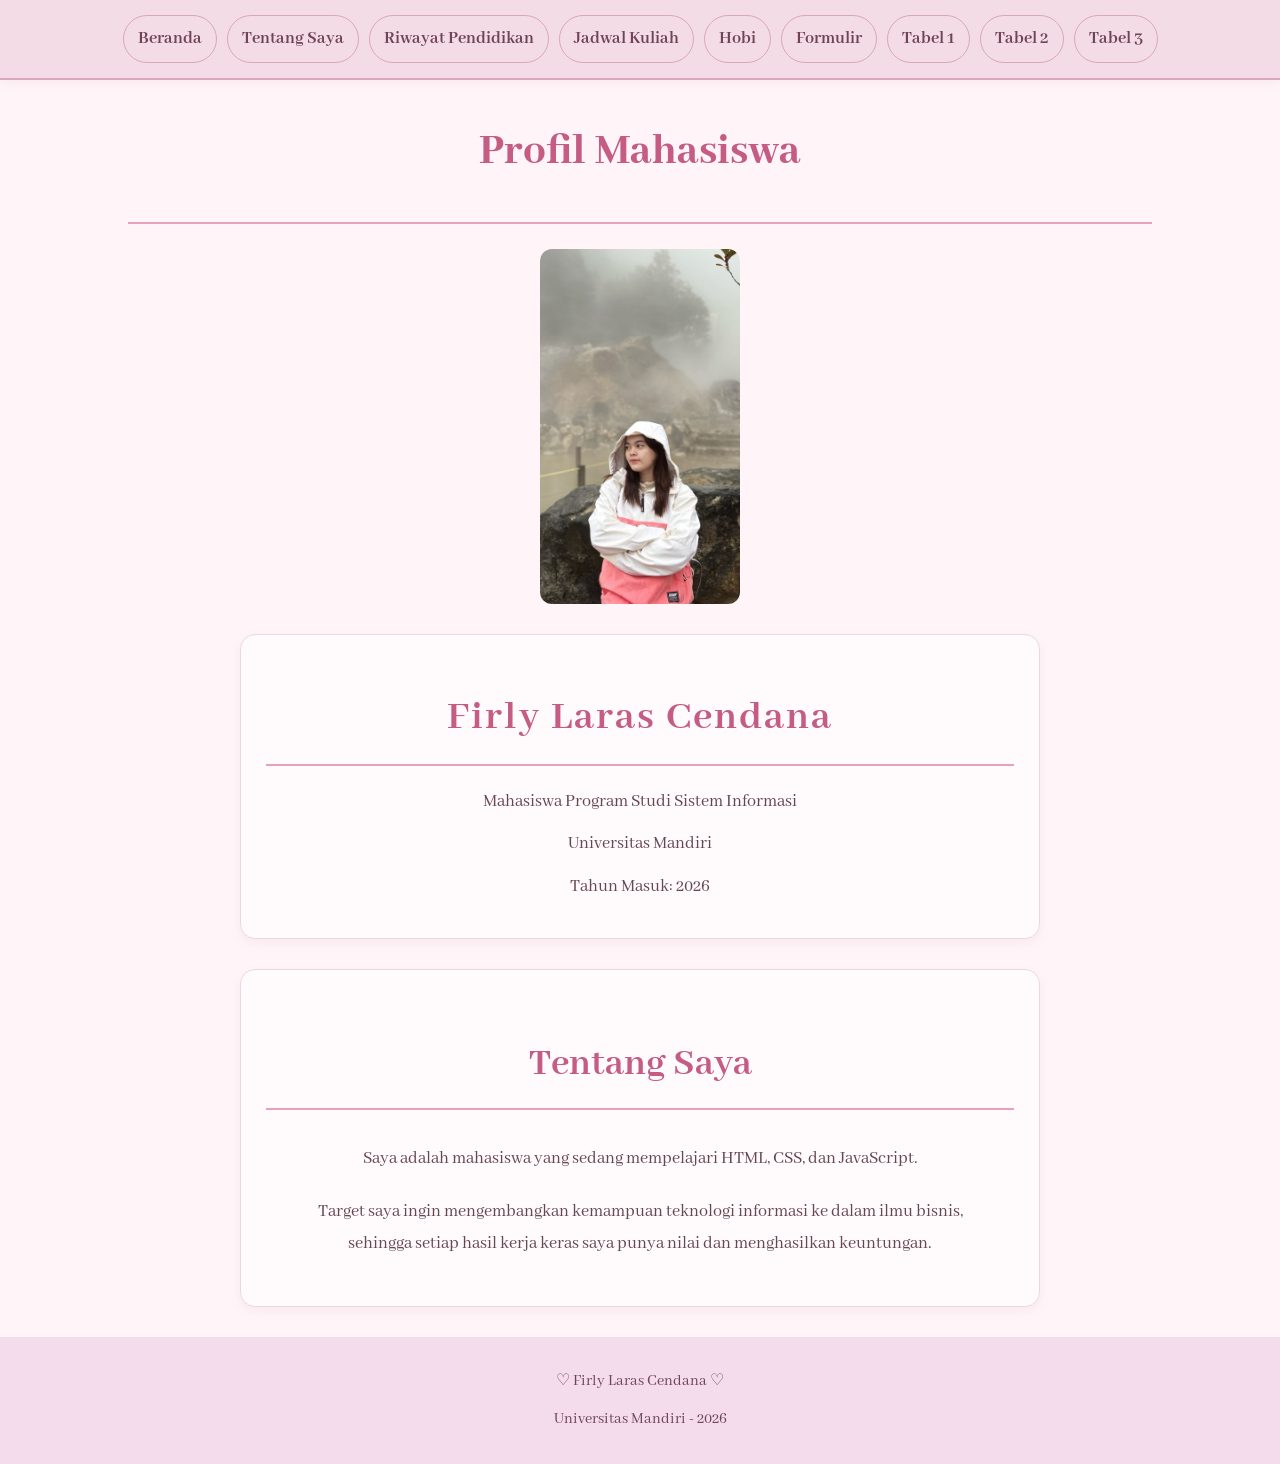
<file: index.html>
<!DOCTYPE html>
<html lang="id">

<head>
    <meta charset="UTF-8">
    <meta name="viewport" content="width=device-width, initial-scale=1.0">
    <link href="https://fonts.googleapis.com/css2?family=Playfair+Display:wght@400;600;700&display=swap" rel="stylesheet">
    <link rel="stylesheet" href="style.css">
    <link href="https://fonts.googleapis.com/css2?family=Abhaya+Libre:wght@400;500;600;700;800&display=swap" rel="stylesheet">
    <title>Profil Mahasiswa</title>

    <style>
        body {
            font-family: Abhaya Libre, sans-serif;
            font-size: 18px;
            text-align: center;
            margin: 0;
            padding: 0;
            line-height: 1.8;
        }

h1 {
    font-family: 'Abhaya Libre', serif;
    font-size: 45px;
    font-weight: 800;
    color:a65376;
    text-align: center;
}

h2 {
    font-family: 'Abhaya Libre', serif;
    font-size: 40px;
    font-weight: 700;
    text-align: center;
}

        hr {
            width: 80%;
            margin: 25px auto;
        }

        img {
            display: block;
            width: 200px;
            max-width: 100%;
            height: auto;
            margin: 20px auto;
        }

        .menu {
            display: flex;
            justify-content: center;
            align-items: center;
            flex-wrap: wrap;
            gap: 10px 25px;
            max-width: 1000px;
            margin: 20px auto;
        }

        .menu a {
            font-size: 18px;
        }

        p {
            margin: 10px 0;
        }

        footer {
            margin-top: 30px;
            font-size: 16px;
        }

 nav {
    background: #f4dce6;
    padding: 15px;
    margin-top: 0;
    display: flex;
    justify-content: center;
    align-items: center;
    flex-wrap: wrap;
    gap: 10px;
    border-bottom: 2px solid #d9a7bc;
    box-shadow: 0 3px 12px rgba(166, 83, 118, 0.08);
    font-family: 'Abhaya Libre', serif;
}

nav a {
    text-decoration: none;
    color: #704457;
    padding: 7px 14px;
    border: 1px solid #d9a7bc;
    border-radius: 25px;
    font-family: 'Abhaya Libre', serif;
    font-size: 18px;
    font-weight: 700;
    transition: 0.3s;
}

nav a:hover {
    background: #b96b8b;
    color: white;
}

.konten {
    max-width: 800px;
    margin: 30px auto;
    padding: 25px;
    background-color: #fffafc;
    border: 1px solid #ead9e5;
    border-radius: 15px;
    box-shadow: 0 4px 12px rgba(166, 83, 118, 0.08);
    font-family: 'Abhaya Libre', serif;
}

footer {
    background-color: #f4dced;
    color: #704457;
    text-align: center;
    padding: 20px 0;
    margin-top: 30px;
    font-family: 'Abhaya Libre', serif;
    line-height: 1.8;
}

    </style>
</head>

<body>

<nav>
    <a href="index.html">Beranda</a>
    <a href="about-me.html">Tentang Saya</a>
    <a href="educations.html">Riwayat Pendidikan</a>
    <a href="course-schedule.html">Jadwal Kuliah</a>
    <a href="hobbies.html">Hobi</a>
    <a href="form.html">Formulir</a>
    <a href="table1.html">Tabel 1</a>
    <a href="table2.html">Tabel 2</a>
    <a href="table3.html">Tabel 3</a>
</nav>

    <h1>Profil Mahasiswa</h1>

    <hr>

    <img src="foto-saya.jpeg" alt="Foto Firly Laras Cendana">

<div class="konten">
    <h2 class="nama">Firly Laras Cendana</h2>

    <p>Mahasiswa Program Studi Sistem Informasi</p>

    <p>Universitas Mandiri</p>

    <p>Tahun Masuk: 2026</p>
</div>

 <div class="konten">  
    <h2>Tentang Saya</h2>

    <p>
        Saya adalah mahasiswa yang sedang mempelajari
        HTML, CSS, dan JavaScript.
    </p>

<p style="text-align: center; max-width: 700px; margin: 20px auto; padding: 0 20px;">
    Target saya ingin mengembangkan kemampuan teknologi informasi ke dalam ilmu bisnis, sehingga setiap hasil kerja keras saya punya nilai dan menghasilkan keuntungan.
</p>
</div>

<footer>
    <p>♡ Firly Laras Cendana ♡</p>
    <p>Universitas Mandiri - 2026</p>
</footer>

</body>

</html>
</file>
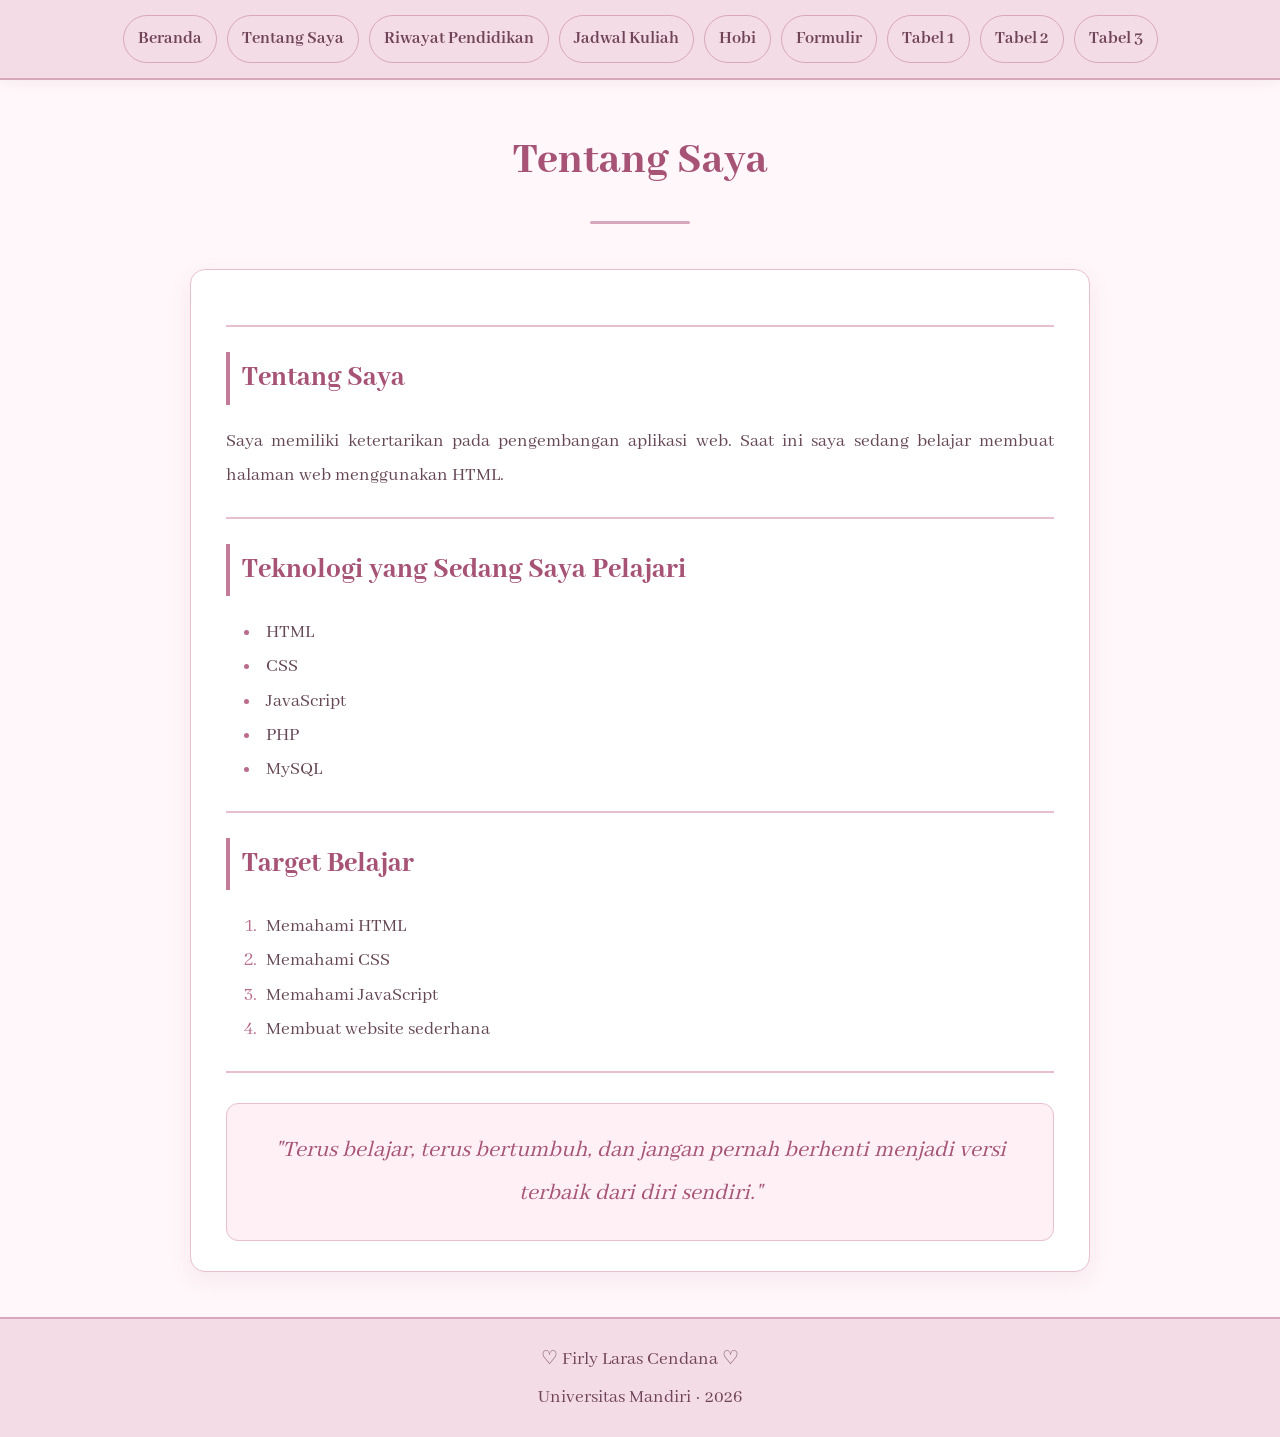
<file: about-me.html>
<!DOCTYPE html>
<html lang="id">
<head>
    <meta charset="UTF-8">
    <meta name="viewport" content="width=device-width, initial-scale=1.0">

    <title>Tentang Saya | Firly Laras Cendana</title>

    <link href="https://fonts.googleapis.com/css2?family=Abhaya+Libre:wght@400;500;600;700;800&display=swap"
    rel="stylesheet">

    <style>
        * {
            box-sizing: border-box;
        }

        body {
            margin: 0;
            font-family: 'Abhaya Libre', serif;
            font-size: 19px;
            line-height: 1.8;
            background: #fff7fa;
            color: #654654;
        }

nav {
    background: #f4dce6;
    padding: 15px;
    display: flex;
    justify-content: center;
    align-items: center;
    flex-wrap: wrap;
    gap: 10px;
    border-bottom: 2px solid #d9a7bc;
    box-shadow: 0 3px 12px rgba(166, 83, 118, 0.08);
    font-family: 'Abhaya Libre', serif;
}

nav a {
    text-decoration: none;
    color: #704457;
    padding: 7px 14px;
    border: 1px solid #d9a7bc;
    border-radius: 25px;
    font-family: 'Abhaya Libre', serif;
    font-size: 18px;
    font-weight: 700;
    transition: 0.3s;
}

nav a:hover {
    background: #b96b8b;
    color: white;
}

        header {
            text-align: center;
            padding: 40px 20px 25px;
        }

        header h1 {
            font-size: 45px;
            font-weight: 800;
            color: #a65376;
            margin: 0;
        }

        header p {
            color: #987080;
            margin-top: 5px;
            text-align: center;
            width: 100%;
        }

        .garis-judul {
            width: 100px;
            height: 3px;
            background: #d9a7bc;
            border-radius: 10px;
            margin: 20px auto;
        }

        main {
            width: 90%;
            max-width: 900px;
            margin: 0 auto 45px;
            padding: 30px 35px;
            background: #ffffff;
            border: 1px solid #e8bfd0;
            border-radius: 15px;
            box-shadow: 0 8px 25px rgba(166, 83, 118, 0.09);
        }

        hr {
            border: none;
            border-top: 2px solid #e8bfd0;
            margin: 25px 0;
        }

        h2 {
            color: #a65376;
            font-size: 29px;
            font-weight: 800;
            margin-top: 20px;
            margin-bottom: 12px;
            border-left: 4px solid #c47b9a;
            padding-left: 12px;
        }

        p {
            text-align: justify;
        }

        ul, ol {
            padding-left: 35px;
        }

        li {
            padding-left: 5px;
        }

        li::marker {
            color: #b96b8b;
        }

        .quotes {
            text-align: center;
            font-style: italic;
            font-size: 24px;
            color: #a65376;
            background: #fff0f5;
            border: 1px solid #e8bfd0;
            border-radius: 12px;
            padding: 25px 20px;
            margin-top: 30px;
            line-height: 1.8;
        }

        .quotes p {
            text-align: center;
            margin: 0;
        }

        .quotes span {
            display: block;
            font-size: 17px;
            font-style: normal;
            margin-top: 12px;
            color: #987080;
        }

        footer {
            text-align: center;
            padding: 20px;
            background: #f4dce6;
            border-top: 2px solid #d9a7bc;
            color: #704457;
        }

        footer p {
            text-align: center;
            margin: 3px;
        }

        @media (max-width: 600px) {
            nav {
                gap: 6px;
            }

            nav a {
                padding: 6px 10px;
                font-size: 16px;
            }

            header h1 {
                font-size: 35px;
            }

            main {
                width: 94%;
                padding: 20px;
            }

            h2 {
                font-size: 25px;
            }

            .quotes {
                font-size: 21px;
            }
        }

    </style>
</head>

<body>

    <nav>
        <a href="index.html">Beranda</a>
        <a href="about-me.html" class="active">Tentang Saya</a>
        <a href="educations.html">Riwayat Pendidikan</a>
        <a href="course-schedule.html">Jadwal Kuliah</a>
        <a href="hobbies.html">Hobi</a>
        <a href="form.html">Formulir</a>
        <a href="table1.html">Tabel 1</a>
        <a href="table2.html">Tabel 2</a>
        <a href="table3.html">Tabel 3</a>
    </nav>

    <header>
        <h1>Tentang Saya</h1>

        <div class="garis-judul"></div>
    </header>

    <main>

        <hr>

        <h2>Tentang Saya</h2>

        <p>
            Saya memiliki ketertarikan pada pengembangan aplikasi web.
            Saat ini saya sedang belajar membuat halaman web menggunakan HTML.
        </p>

        <hr>

        <h2>Teknologi yang Sedang Saya Pelajari</h2>

        <ul>
            <li>HTML</li>
            <li>CSS</li>
            <li>JavaScript</li>
            <li>PHP</li>
            <li>MySQL</li>
        </ul>

        <hr>

        <h2>Target Belajar</h2>

        <ol>
            <li>Memahami HTML</li>
            <li>Memahami CSS</li>
            <li>Memahami JavaScript</li>
            <li>Membuat website sederhana</li>
        </ol>

        <hr>

        <div class="quotes">
            <p>
                "Terus belajar, terus bertumbuh, dan jangan pernah
                berhenti menjadi versi terbaik dari diri sendiri."
            </p>

        </div>

    </main>

    <footer>
        <p>♡ Firly Laras Cendana ♡</p>
        <p>Universitas Mandiri · 2026</p>
    </footer>

</body>
</html>
</file>
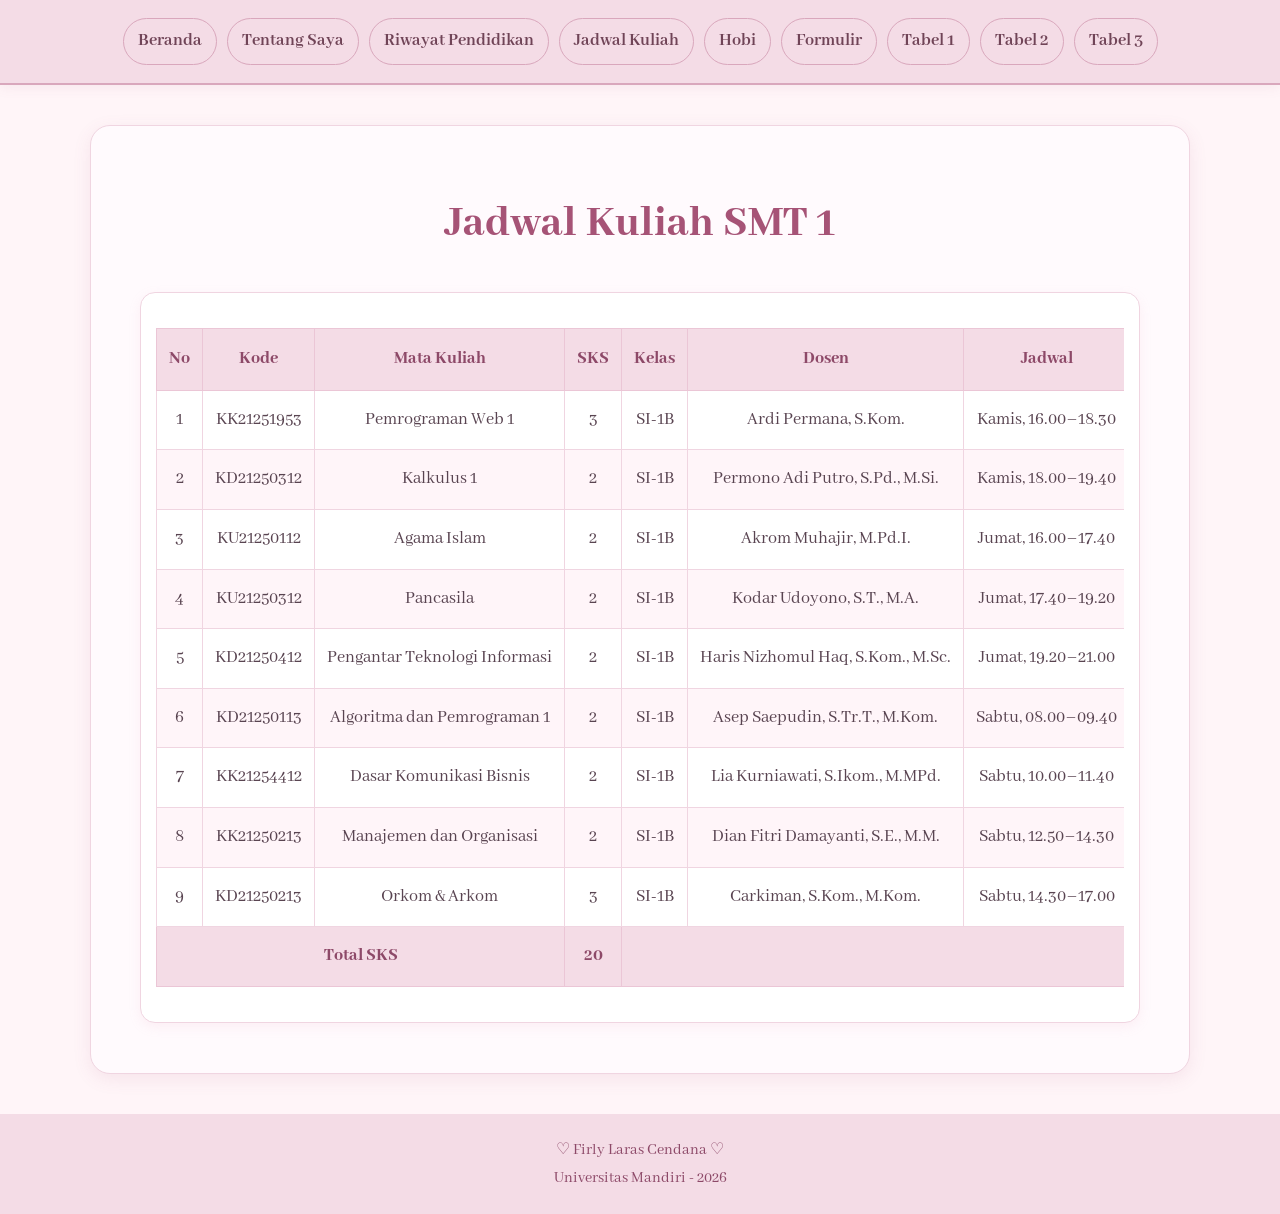
<file: course-schedule.html>
<!DOCTYPE html>
<html lang="id">
<head>
    <meta charset="UTF-8">
    <meta name="viewport" content="width=device-width, initial-scale=1.0">

    <title>Jadwal Kuliah</title>

    <link href="https://fonts.googleapis.com/css2?family=Abhaya+Libre:wght@400;500;600;700;800&display=swap" rel="stylesheet">

    <link rel="stylesheet" href="style.css">
</head>
<body>

    <nav>
        <a href="index.html">Beranda</a>
        <a href="about-me.html">Tentang Saya</a>
        <a href="educations.html">Riwayat Pendidikan</a>
        <a href="course-schedule.html">Jadwal Kuliah</a>
        <a href="hobbies.html">Hobi</a>
        <a href="form.html">Formulir</a>
        <a href="table1.html">Tabel 1</a>
        <a href="table2.html">Tabel 2</a>
        <a href="table3.html">Tabel 3</a>
    </nav>

    <main class="schedule-container">

        <header class="schedule-header">
            <h1>Jadwal Kuliah SMT 1</h1>
        </header>

        <section class="schedule-card">
            <div class="table-wrapper">

                <table class="schedule-table">
                    <thead>
                        <tr>
                            <th>No</th>
                            <th>Kode</th>
                            <th>Mata Kuliah</th>
                            <th>SKS</th>
                            <th>Kelas</th>
                            <th>Dosen</th>
                            <th>Jadwal</th>
                        </tr>
                    </thead>

                    <tbody>
                        <tr>
                            <td>1</td>
                            <td>KK21251953</td>
                            <td>Pemrograman Web 1</td>
                            <td>3</td>
                            <td>SI-1B</td>
                            <td>Ardi Permana, S.Kom.</td>
                            <td>Kamis, 16.00–18.30</td>
                        </tr>

                        <tr>
                            <td>2</td>
                            <td>KD21250312</td>
                            <td>Kalkulus 1</td>
                            <td>2</td>
                            <td>SI-1B</td>
                            <td>Permono Adi Putro, S.Pd., M.Si.</td>
                            <td>Kamis, 18.00–19.40</td>
                        </tr>

                        <tr>
                            <td>3</td>
                            <td>KU21250112</td>
                            <td>Agama Islam</td>
                            <td>2</td>
                            <td>SI-1B</td>
                            <td>Akrom Muhajir, M.Pd.I.</td>
                            <td>Jumat, 16.00–17.40</td>
                        </tr>

                        <tr>
                            <td>4</td>
                            <td>KU21250312</td>
                            <td>Pancasila</td>
                            <td>2</td>
                            <td>SI-1B</td>
                            <td>Kodar Udoyono, S.T., M.A.</td>
                            <td>Jumat, 17.40–19.20</td>
                        </tr>

                        <tr>
                            <td>5</td>
                            <td>KD21250412</td>
                            <td>Pengantar Teknologi Informasi</td>
                            <td>2</td>
                            <td>SI-1B</td>
                            <td>Haris Nizhomul Haq, S.Kom., M.Sc.</td>
                            <td>Jumat, 19.20–21.00</td>
                        </tr>

                        <tr>
                            <td>6</td>
                            <td>KD21250113</td>
                            <td>Algoritma dan Pemrograman 1</td>
                            <td>2</td>
                            <td>SI-1B</td>
                            <td>Asep Saepudin, S.Tr.T., M.Kom.</td>
                            <td>Sabtu, 08.00–09.40</td>
                        </tr>

                        <tr>
                            <td>7</td>
                            <td>KK21254412</td>
                            <td>Dasar Komunikasi Bisnis</td>
                            <td>2</td>
                            <td>SI-1B</td>
                            <td>Lia Kurniawati, S.Ikom., M.MPd.</td>
                            <td>Sabtu, 10.00–11.40</td>
                        </tr>

                        <tr>
                            <td>8</td>
                            <td>KK21250213</td>
                            <td>Manajemen dan Organisasi</td>
                            <td>2</td>
                            <td>SI-1B</td>
                            <td>Dian Fitri Damayanti, S.E., M.M.</td>
                            <td>Sabtu, 12.50–14.30</td>
                        </tr>

                        <tr>
                            <td>9</td>
                            <td>KD21250213</td>
                            <td>Orkom &amp; Arkom</td>
                            <td>3</td>
                            <td>SI-1B</td>
                            <td>Carkiman, S.Kom., M.Kom.</td>
                            <td>Sabtu, 14.30–17.00</td>
                        </tr>
                    </tbody>

                    <tfoot>
                        <tr>
                            <td colspan="3">Total SKS</td>
                            <td>20</td>
                            <td colspan="3"></td>
                        </tr>
                    </tfoot>

                </table>
            </div>
        </section>

    </main>

    <footer class="education-footer">
        <p>♡ Firly Laras Cendana ♡</p>
        <p>Universitas Mandiri - 2026</p>
    </footer>

</body>
</html>
</file>
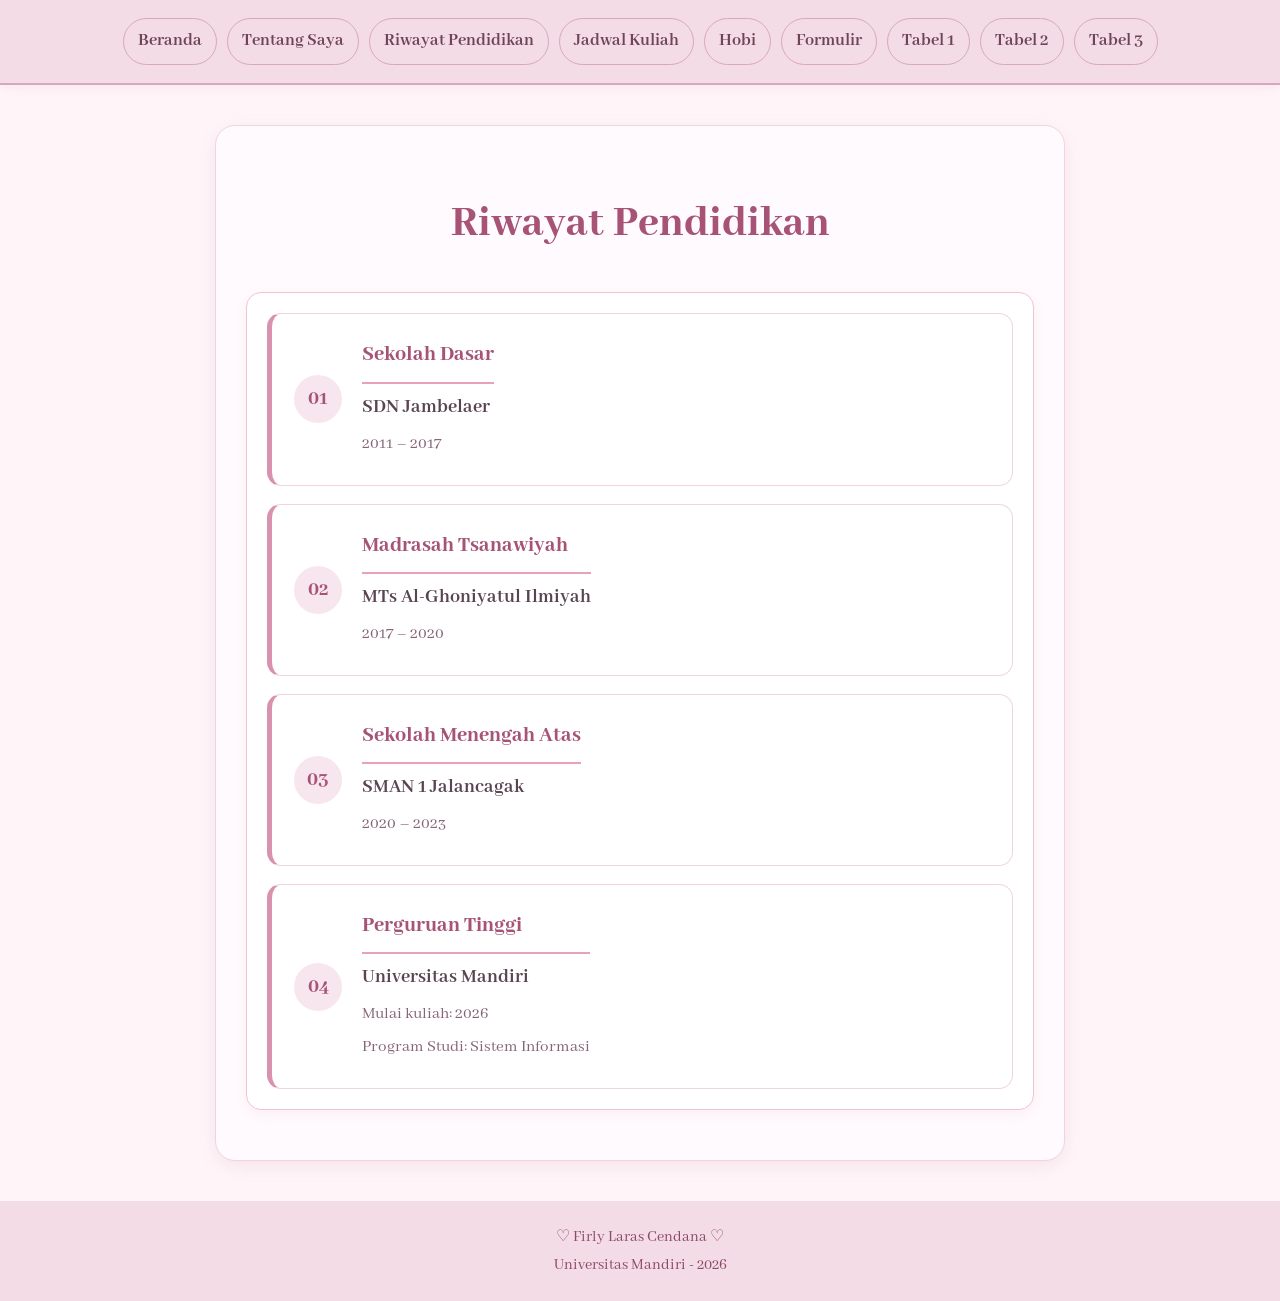
<file: educations.html>
<!DOCTYPE html>
<html lang="id">
<head>
    <meta charset="UTF-8">
    <meta name="viewport" content="width=device-width, initial-scale=1.0">
    <title>Riwayat Pendidikan</title>

    <link href="https://fonts.googleapis.com/css2?family=Abhaya+Libre:wght@400;500;600;700;800&display=swap" rel="stylesheet">

    <link rel="stylesheet" href="style.css">
</head>
<body>

    <nav>
        <a href="index.html">Beranda</a>
        <a href="about-me.html" class="active">Tentang Saya</a>
        <a href="educations.html">Riwayat Pendidikan</a>
        <a href="course-schedule.html">Jadwal Kuliah</a>
        <a href="hobbies.html">Hobi</a>
        <a href="form.html">Formulir</a>
        <a href="table1.html">Tabel 1</a>
        <a href="table2.html">Tabel 2</a>
        <a href="table3.html">Tabel 3</a>
    </nav>

    <main class="education-container">

        <header class="education-header">
            <h1>Riwayat Pendidikan</h1>
        </header>

        <section class="education-list">

            <article class="education-card">
                <span class="education-number">01</span>
                <div>
                    <h2>Sekolah Dasar</h2>
                    <h3>SDN Jambelaer</h3>
                    <p>2011 – 2017</p>
                </div>
            </article>

            <article class="education-card">
                <span class="education-number">02</span>
                <div>
                    <h2>Madrasah Tsanawiyah</h2>
                    <h3>MTs Al-Ghoniyatul Ilmiyah</h3>
                    <p>2017 – 2020</p>
                </div>
            </article>

            <article class="education-card">
                <span class="education-number">03</span>
                <div>
                    <h2>Sekolah Menengah Atas</h2>
                    <h3>SMAN 1 Jalancagak</h3>
                    <p>2020 – 2023</p>
                </div>
            </article>

            <article class="education-card">
                <span class="education-number">04</span>
                <div>
                    <h2>Perguruan Tinggi</h2>
                    <h3>Universitas Mandiri</h3>
                    <p>Mulai kuliah: 2026</p>
                    <p>Program Studi: Sistem Informasi</p>
                </div>
            </article>

        </section>

    </main>

    <footer class="education-footer">
        <p>♡ Firly Laras Cendana ♡</p>
        <p>Universitas Mandiri - 2026</p>
    </footer>

</body>
</html>
</file>
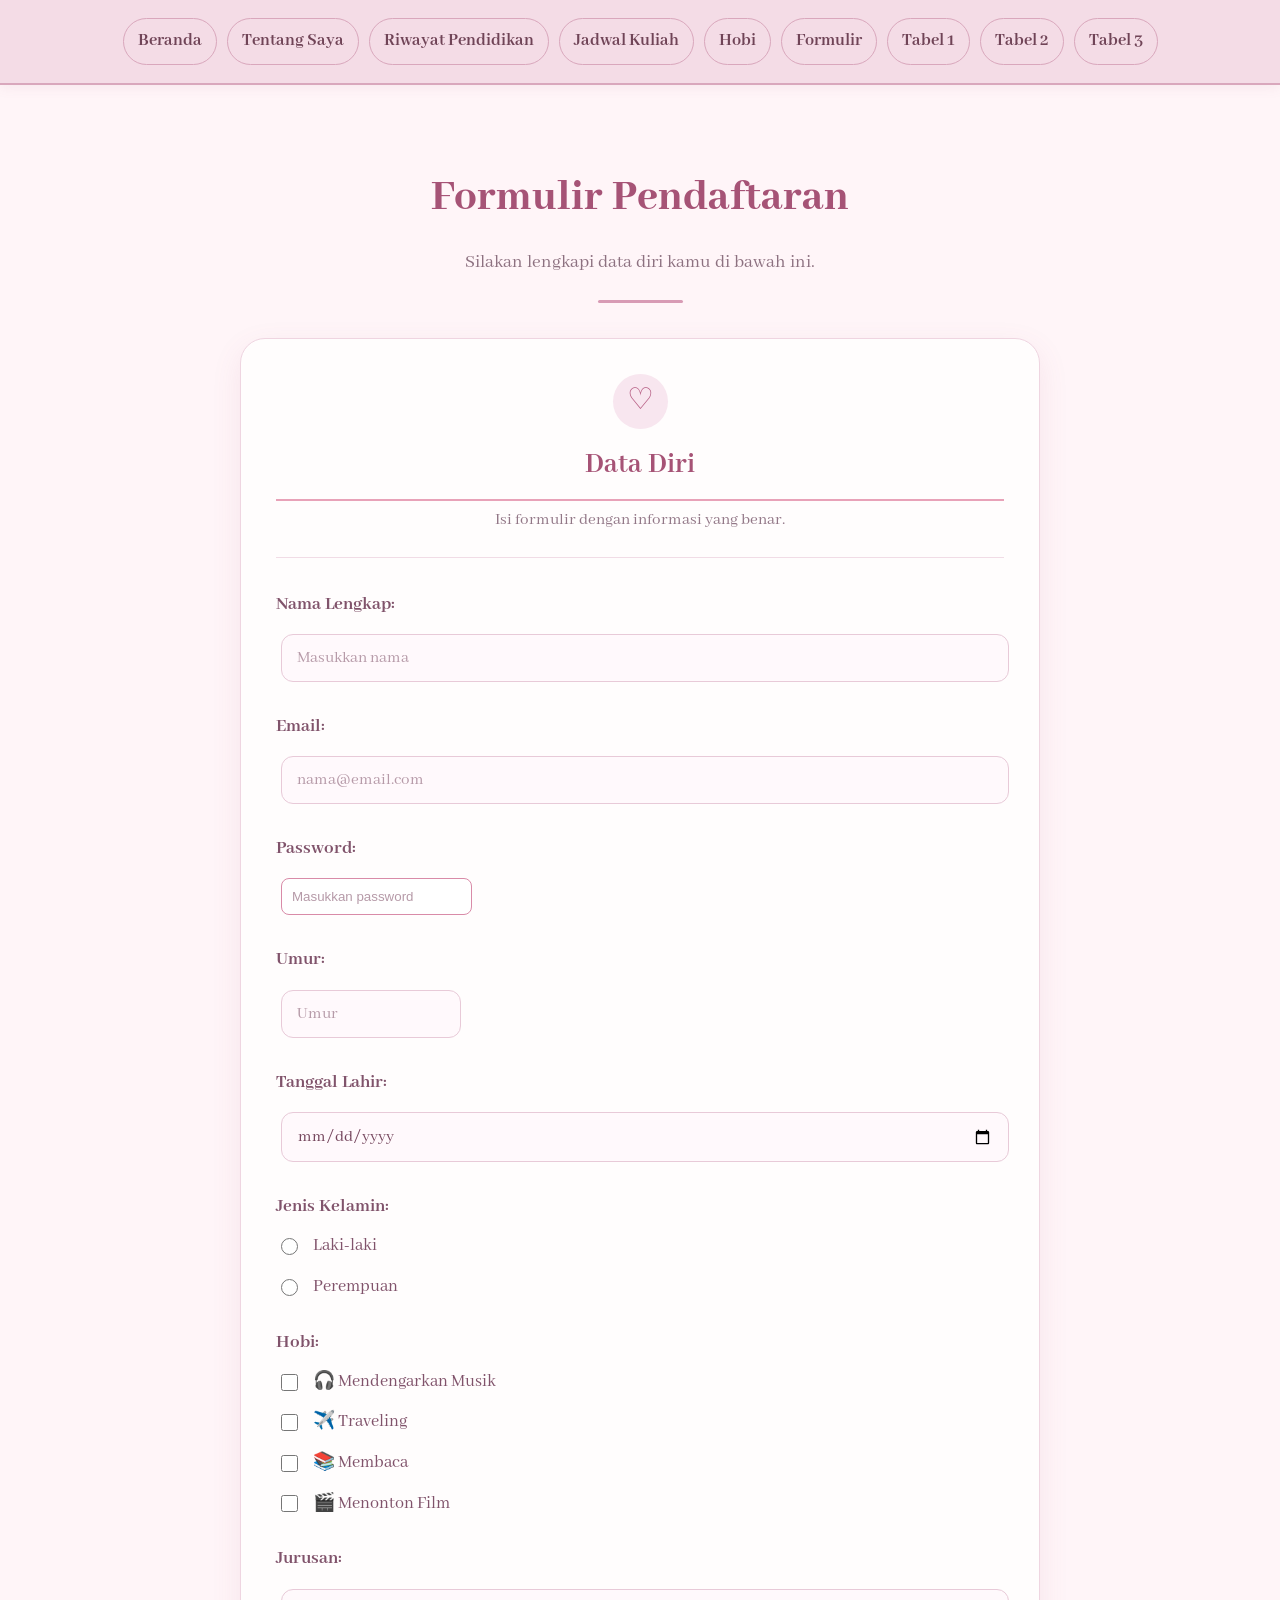
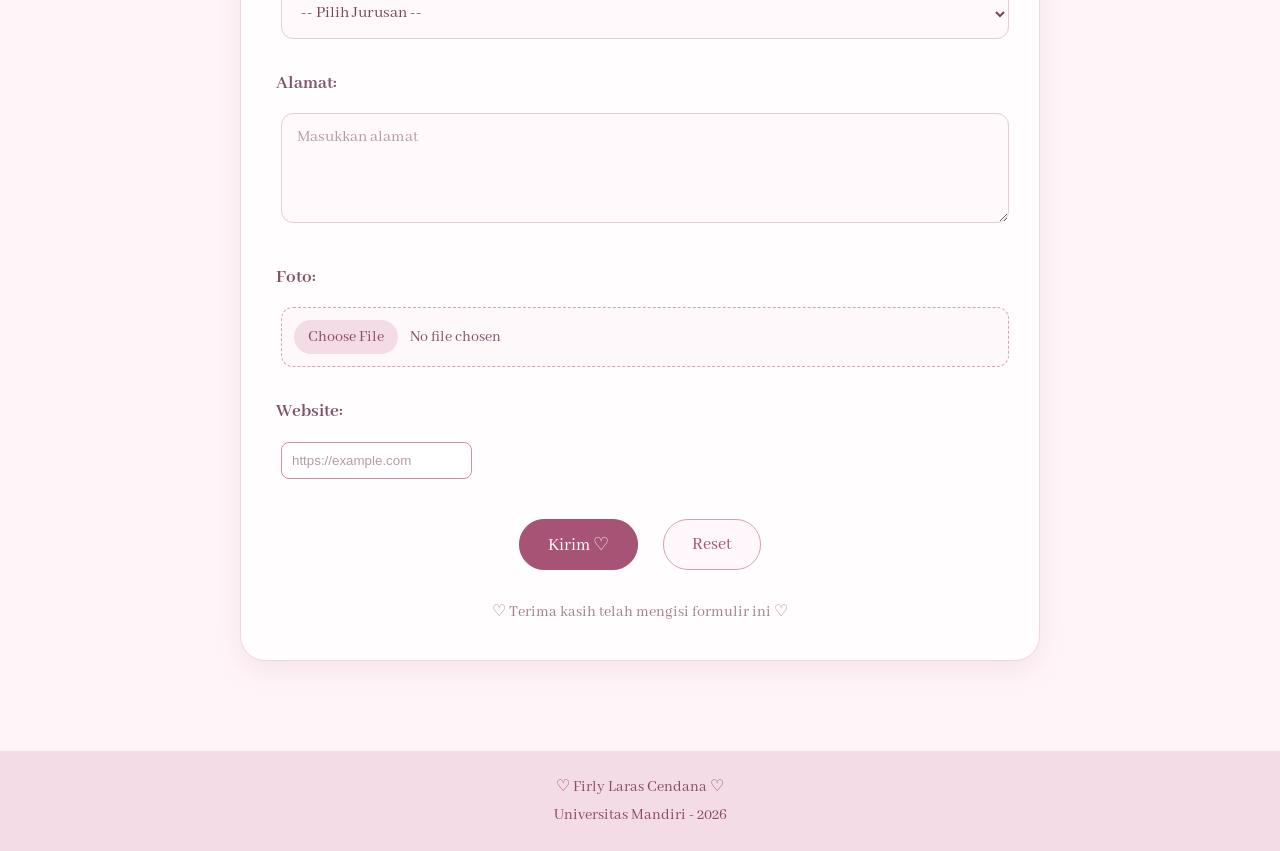
<file: form.html>
<!DOCTYPE html>
<html lang="id">
<head>
    <meta charset="UTF-8">
    <meta name="viewport" content="width=device-width, initial-scale=1.0">
    <title>Formulir Pendaftaran</title>

    <link href="https://fonts.googleapis.com/css2?family=Abhaya+Libre:wght@400;500;600;700;800&display=swap" rel="stylesheet">
    <link rel="stylesheet" href="style.css">
</head>

<body>

    <nav>
        <a href="index.html">Beranda</a>
        <a href="about-me.html">Tentang Saya</a>
        <a href="educations.html">Riwayat Pendidikan</a>
        <a href="course-schedule.html">Jadwal Kuliah</a>
        <a href="hobbies.html">Hobi</a>
        <a href="form.html">Formulir</a>
        <a href="table1.html">Tabel 1</a>
        <a href="table2.html">Tabel 2</a>
        <a href="table3.html">Tabel 3</a>
    </nav>

    <main class="form-container">

        <header class="form-header">
            <h1>Formulir Pendaftaran</h1>
            <p class="form-subtitle">
                Silakan lengkapi data diri kamu di bawah ini.
            </p>
            <div class="form-line"></div>
        </header>

        <section class="form-card">

            <div class="form-card-header">
                <div class="form-decoration">♡</div>
                <h2>Data Diri</h2>
                <p>Isi formulir dengan informasi yang benar.</p>
            </div>

            <form action="#" method="post" enctype="multipart/form-data">

                <div class="form-group">
                    <label for="nama">Nama Lengkap:</label>
                    <input
                        type="text"
                        id="nama"
                        name="nama"
                        placeholder="Masukkan nama"
                        required
                    >
                </div>

                <div class="form-group">
                    <label for="email">Email:</label>
                    <input
                        type="email"
                        id="email"
                        name="email"
                        placeholder="nama@email.com"
                        required
                    >
                </div>

                <div class="form-group">
                    <label for="password">Password:</label>
                    <input
                        type="password"
                        id="password"
                        name="password"
                        placeholder="Masukkan password"
                        required
                    >
                </div>

                <div class="form-group">
                    <label for="umur">Umur:</label>
                    <input
                        type="number"
                        id="umur"
                        name="umur"
                        min="1"
                        max="120"
                        placeholder="Umur"
                        required
                    >
                </div>

                <div class="form-group">
                    <label for="tanggal">Tanggal Lahir:</label>
                    <input
                        type="date"
                        id="tanggal"
                        name="tanggal"
                        required
                    >
                </div>

                <div class="form-group">
                    <label>Jenis Kelamin:</label>

                    <div class="form-choice-list">
                        <label class="choice-item">
                            <input
                                type="radio"
                                name="jenis_kelamin"
                                value="Laki-laki"
                                required
                            >
                            <span>Laki-laki</span>
                        </label>

                        <label class="choice-item">
                            <input
                                type="radio"
                                name="jenis_kelamin"
                                value="Perempuan"
                            >
                            <span>Perempuan</span>
                        </label>
                    </div>
                </div>

                <div class="form-group">
                    <label>Hobi:</label>

                    <div class="form-choice-list">
                        <label class="choice-item">
                            <input
                                type="checkbox"
                                name="hobi[]"
                                value="Mendengarkan Musik"
                            >
                            <span>🎧 Mendengarkan Musik</span>
                        </label>

                        <label class="choice-item">
                            <input
                                type="checkbox"
                                name="hobi[]"
                                value="Traveling"
                            >
                            <span>✈️ Traveling</span>
                        </label>

                        <label class="choice-item">
                            <input
                                type="checkbox"
                                name="hobi[]"
                                value="Membaca"
                            >
                            <span>📚 Membaca</span>
                        </label>

                        <label class="choice-item">
                            <input
                                type="checkbox"
                                name="hobi[]"
                                value="Menonton Film"
                            >
                            <span>🎬 Menonton Film</span>
                        </label>
                    </div>
                </div>

                <div class="form-group">
                    <label for="jurusan">Jurusan:</label>

                    <select id="jurusan" name="jurusan" required>
                        <option value="">-- Pilih Jurusan --</option>
                        <option value="Sistem Informasi">Sistem Informasi</option>
                        <option value="Informatika">Informatika</option>
                        <option value="Manajemen">Manajemen</option>
                        <option value="Akuntansi">Akuntansi</option>
                        <option value="Lainnya">Lainnya</option>
                    </select>
                </div>

                <div class="form-group">
                    <label for="alamat">Alamat:</label>

                    <textarea
                        id="alamat"
                        name="alamat"
                        rows="4"
                        placeholder="Masukkan alamat"
                        required
                    ></textarea>
                </div>

                <div class="form-group">
                    <label for="foto">Foto:</label>

                    <input
                        type="file"
                        id="foto"
                        name="foto"
                        accept="image/*"
                    >
                </div>

                <div class="form-group">
                    <label for="website">Website:</label>

                    <input
                        type="url"
                        id="website"
                        name="website"
                        placeholder="https://example.com"
                    >
                </div>

                <div class="form-buttons">
                    <button type="submit" class="form-submit">
                        Kirim ♡
                    </button>

                    <button type="reset" class="form-reset">
                        Reset
                    </button>
                </div>

            </form>

            <p class="form-note">
                ♡ Terima kasih telah mengisi formulir ini ♡
            </p>

        </section>

    </main>

    <footer class="education-footer">
        <p>♡ Firly Laras Cendana ♡</p>
        <p>Universitas Mandiri - 2026</p>
    </footer>

</body>
</html>
</file>
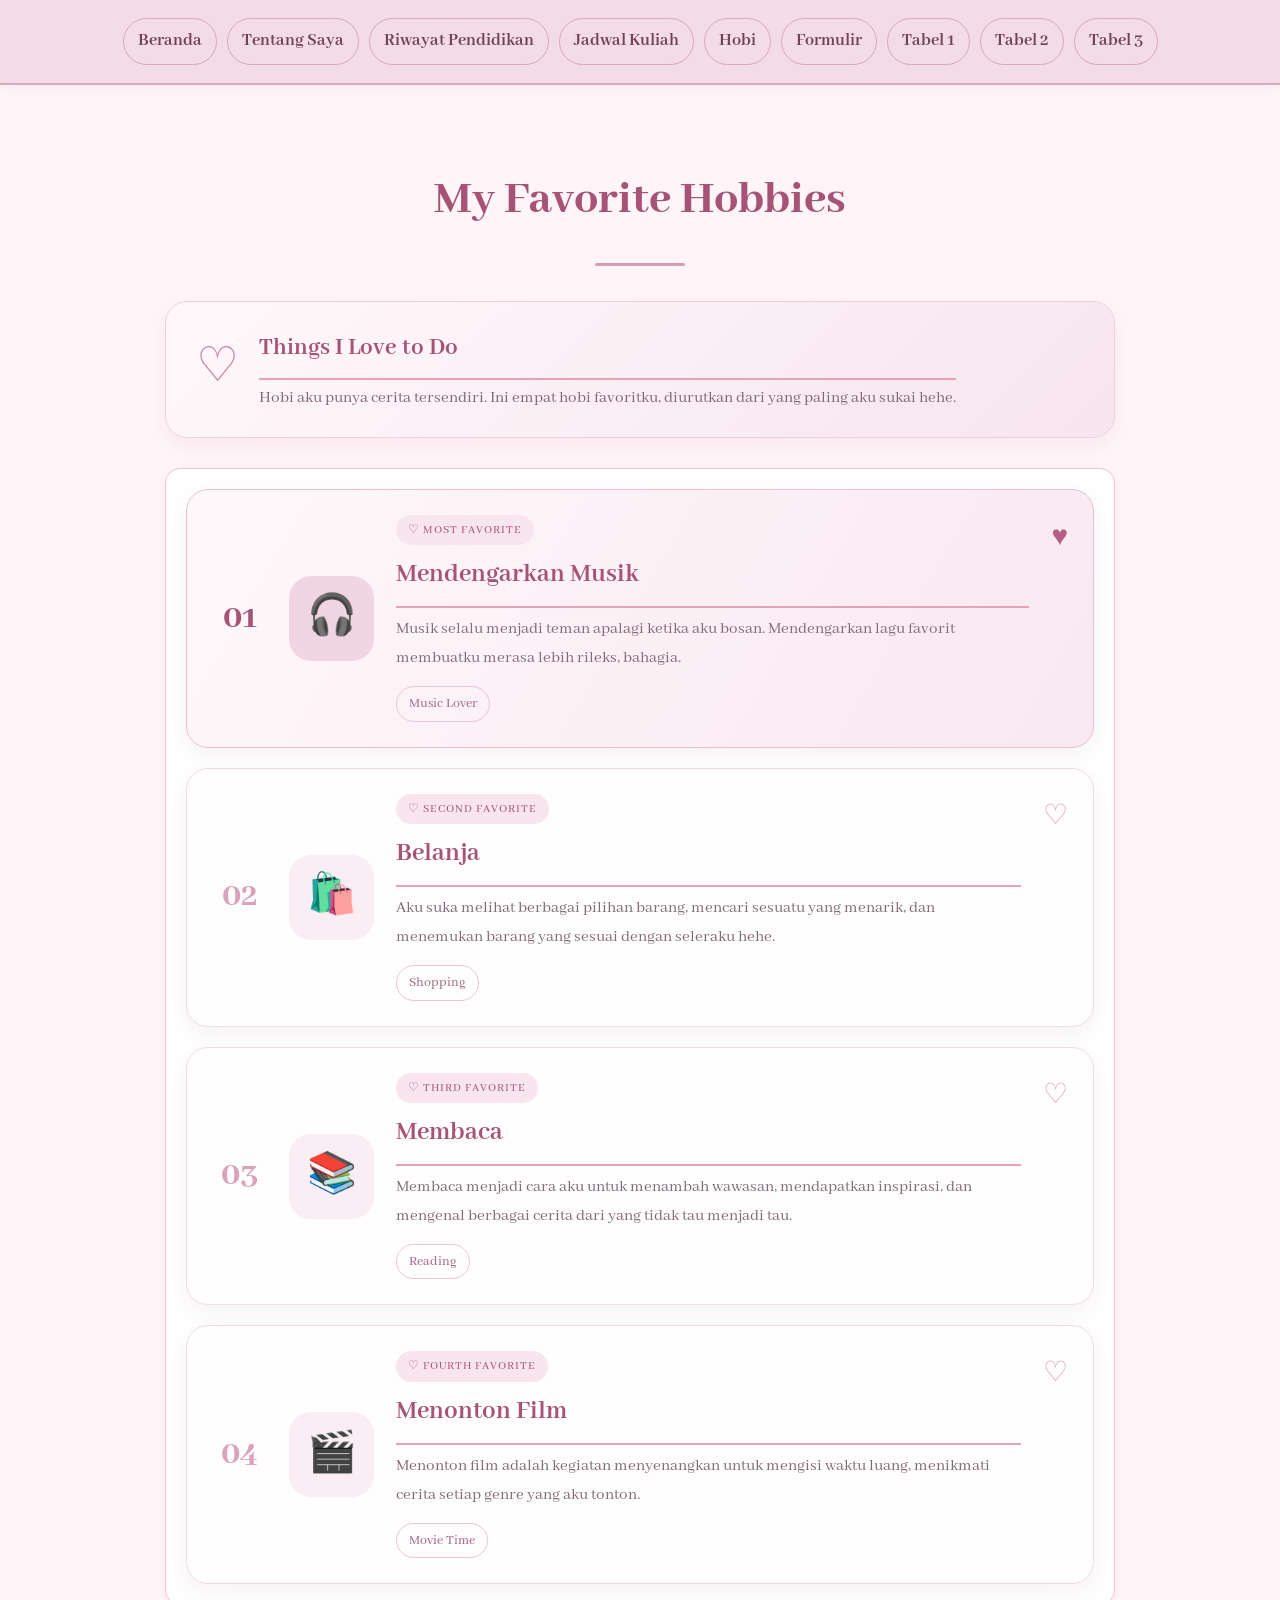
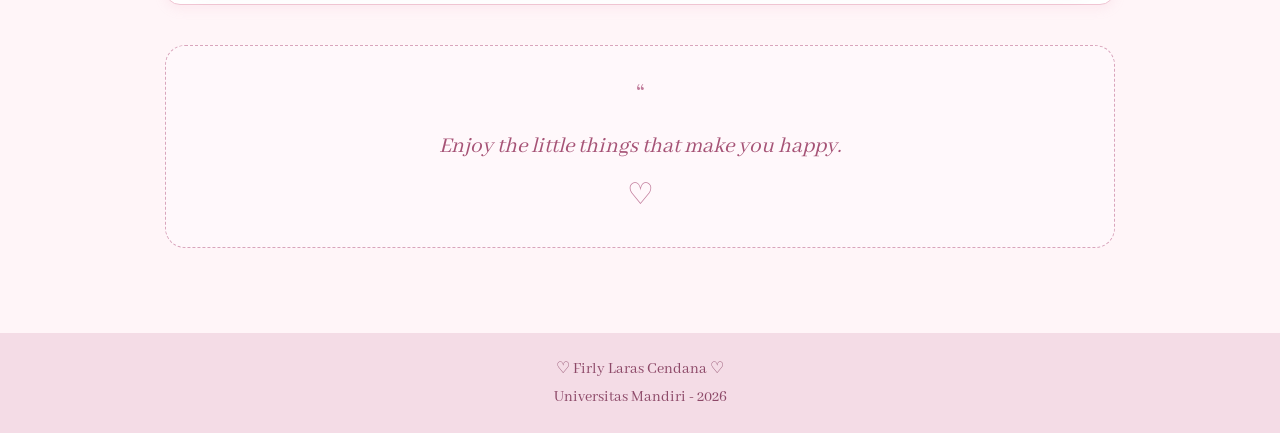
<file: hobbies.html>
<!DOCTYPE html>
<html lang="id">
<head>
    <meta charset="UTF-8">
    <meta name="viewport" content="width=device-width, initial-scale=1.0">
    <title>Hobi Saya</title>

    <link href="https://fonts.googleapis.com/css2?family=Abhaya+Libre:wght@400;500;600;700;800&display=swap" rel="stylesheet">
    <link rel="stylesheet" href="style.css">
</head>

<body>

    <nav>
        <a href="index.html">Beranda</a>
        <a href="about-me.html">Tentang Saya</a>
        <a href="educations.html">Riwayat Pendidikan</a>
        <a href="course-schedule.html">Jadwal Kuliah</a>
        <a href="hobbies.html">Hobi</a>
        <a href="form.html">Formulir</a>
        <a href="table1.html">Tabel 1</a>
        <a href="table2.html">Tabel 2</a>
        <a href="table3.html">Tabel 3</a>
    </nav>

    <main class="hobbies-container">

        <header class="hobbies-header">
            <h1>My Favorite Hobbies</h1>
            <p class="hobbies-subtitle">
            </p>
            <div class="hobbies-line"></div>
        </header>

        <section class="favorite-note">
            <span class="note-heart">♡</span>
            <div>
                <h2>Things I Love to Do</h2>
                <p>
                    Hobi aku punya cerita tersendiri.
                    Ini empat hobi favoritku, diurutkan
                    dari yang paling aku sukai hehe.
                </p>
            </div>
        </section>

        <section class="hobbies-content">

            <article class="hobby-card top-favorite">
                <div class="hobby-rank">01</div>
                <div class="hobby-icon">🎧</div>
                <div class="hobby-info">
                    <span class="favorite-badge">♡ MOST FAVORITE</span>
                    <h2>Mendengarkan Musik</h2>
                    <p>
                        Musik selalu menjadi teman apalagi ketika aku bosan.
                        Mendengarkan lagu favorit membuatku merasa lebih
                        rileks, bahagia.
                    </p>
                    <div class="hobby-tags">
                        <span>Music Lover</span>
                    </div>
                </div>
                <div class="hobby-heart">♥️</div>
            </article>

            <article class="hobby-card">
                <div class="hobby-rank">02</div>
                <div class="hobby-icon">🛍️</div>
                <div class="hobby-info">
                    <span class="favorite-badge">♡ SECOND FAVORITE</span>
                    <h2>Belanja</h2>
                    <p>
                        Aku suka melihat berbagai pilihan barang,
                        mencari sesuatu yang menarik, dan menemukan
                        barang yang sesuai dengan seleraku hehe.
                    </p>
                    <div class="hobby-tags">
                        <span>Shopping</span>
                    </div>
                </div>
                <div class="hobby-heart">♡</div>
            </article>

            <article class="hobby-card">
                <div class="hobby-rank">03</div>
                <div class="hobby-icon">📚</div>
                <div class="hobby-info">
                    <span class="favorite-badge">♡ THIRD FAVORITE</span>
                    <h2>Membaca</h2>
                    <p>
                        Membaca menjadi cara aku untuk menambah wawasan,
                        mendapatkan inspirasi, dan mengenal berbagai
                        cerita dari yang tidak tau menjadi tau.
                    </p>
                    <div class="hobby-tags">
                        <span>Reading</span>
                    </div>
                </div>
                <div class="hobby-heart">♡</div>
            </article>

            <article class="hobby-card">
                <div class="hobby-rank">04</div>
                <div class="hobby-icon">🎬</div>
                <div class="hobby-info">
                    <span class="favorite-badge">♡ FOURTH FAVORITE</span>
                    <h2>Menonton Film</h2>
                    <p>
                        Menonton film adalah kegiatan menyenangkan
                        untuk mengisi waktu luang, menikmati cerita
                        setiap genre yang aku tonton.
                    </p>
                    <div class="hobby-tags">
                        <span>Movie Time</span>
                    </div>
                </div>
                <div class="hobby-heart">♡</div>
            </article>

        </section>

        <div class="hobbies-quote">
            <span>“</span>
            <p>Enjoy the little things that make you happy.</p>
            <span>♡</span>
        </div>

    </main>

    <footer class="education-footer">
        <p>♡ Firly Laras Cendana ♡</p>
        <p>Universitas Mandiri - 2026</p>
    </footer>

</body>
</html>
</file>
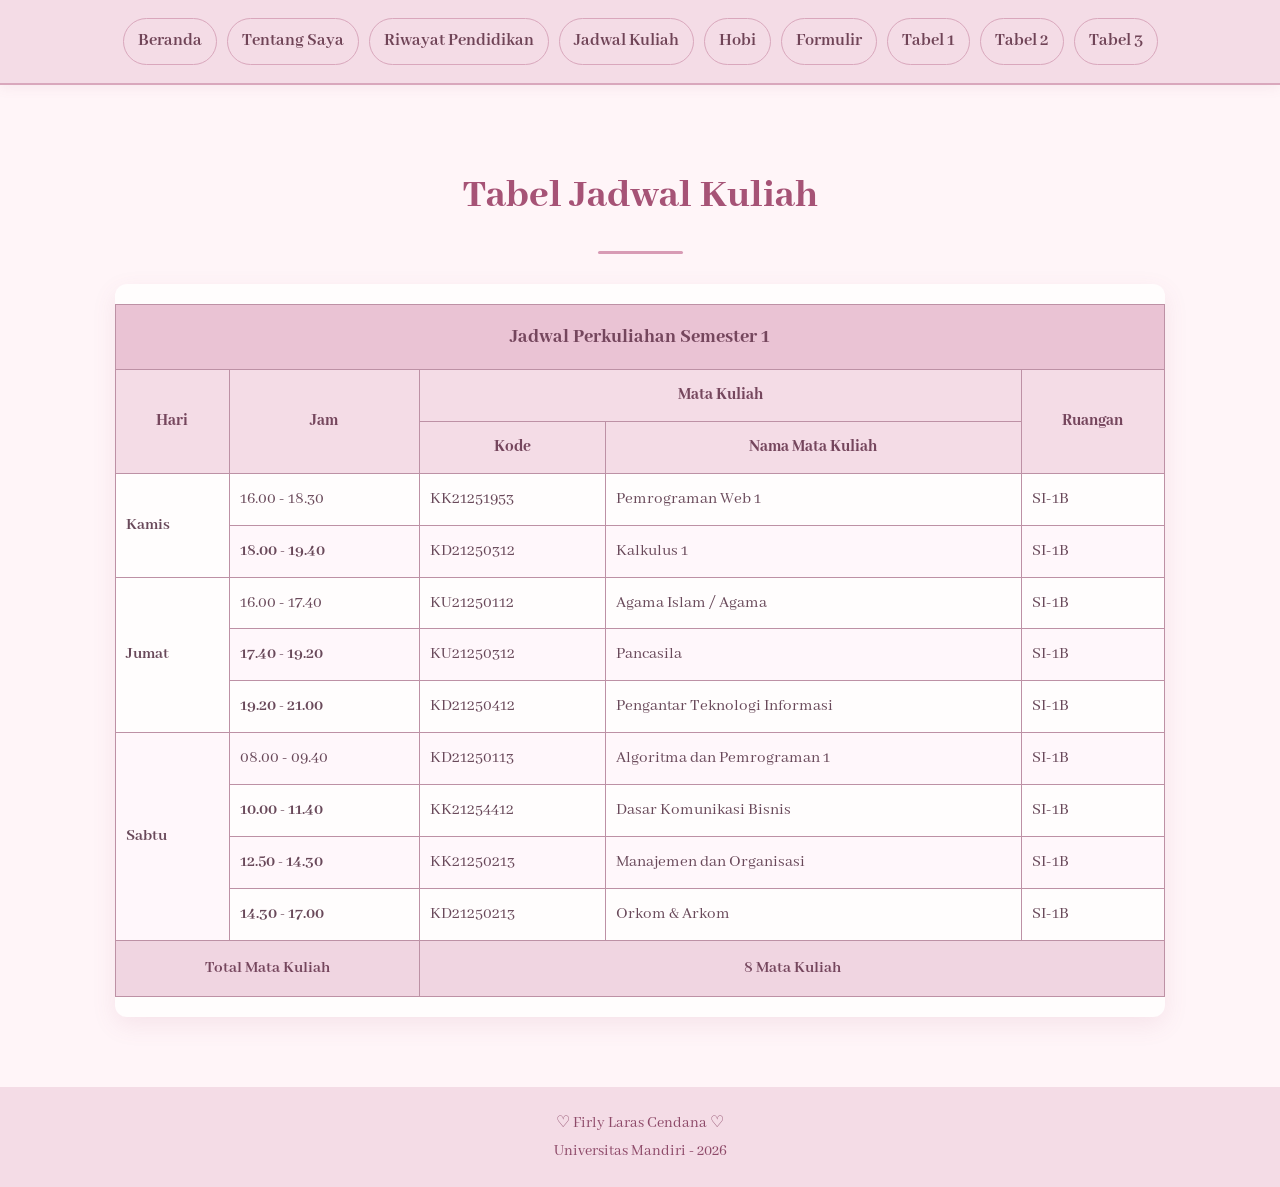
<file: table1.html>
<!DOCTYPE html>
<html lang="id">
<head>
    <meta charset="UTF-8">
    <meta name="viewport" content="width=device-width, initial-scale=1.0">
    <title>Tabel Jadwal Kuliah</title>

    <link href="https://fonts.googleapis.com/css2?family=Abhaya+Libre:wght@400;500;600;700;800&display=swap" rel="stylesheet">
    <link rel="stylesheet" href="style.css">
</head>

<body>

    <nav>
        <a href="index.html">Beranda</a>
        <a href="about-me.html">Tentang Saya</a>
        <a href="educations.html">Riwayat Pendidikan</a>
        <a href="course-schedule.html">Jadwal Kuliah</a>
        <a href="hobbies.html">Hobi</a>
        <a href="form.html">Formulir</a>
        <a href="table1.html">Tabel 1</a>
        <a href="table2.html">Tabel 2</a>
        <a href="table3.html">Tabel 3</a>
    </nav>

    <main class="table1-container">

        <header class="table1-header">
            <h1>Tabel Jadwal Kuliah</h1>
            <p class="table1-subtitle">
            </p>
            <div class="table1-line"></div>
        </header>

        <div class="table1-wrapper">

            <table class="lecture-table">

                <thead>
                    <tr>
                        <th colspan="5" class="table-title">
                            Jadwal Perkuliahan Semester 1
                        </th>
                    </tr>

                    <tr>
                        <th rowspan="2">Hari</th>
                        <th rowspan="2">Jam</th>
                        <th colspan="2">Mata Kuliah</th>
                        <th rowspan="2">Ruangan</th>
                    </tr>

                    <tr>
                        <th>Kode</th>
                        <th>Nama Mata Kuliah</th>
                    </tr>
                </thead>

                <tbody>
                    <tr>
                        <td rowspan="2">Kamis</td>
                        <td>16.00 - 18.30</td>
                        <td>KK21251953</td>
                        <td>Pemrograman Web 1</td>
                        <td>SI-1B</td>
                    </tr>

                    <tr>
                        <td>18.00 - 19.40</td>
                        <td>KD21250312</td>
                        <td>Kalkulus 1</td>
                        <td>SI-1B</td>
                    </tr>

                    <tr>
                        <td rowspan="3">Jumat</td>
                        <td>16.00 - 17.40</td>
                        <td>KU21250112</td>
                        <td>Agama Islam / Agama</td>
                        <td>SI-1B</td>
                    </tr>

                    <tr>
                        <td>17.40 - 19.20</td>
                        <td>KU21250312</td>
                        <td>Pancasila</td>
                        <td>SI-1B</td>
                    </tr>

                    <tr>
                        <td>19.20 - 21.00</td>
                        <td>KD21250412</td>
                        <td>Pengantar Teknologi Informasi</td>
                        <td>SI-1B</td>
                    </tr>

                    <tr>
                        <td rowspan="4">Sabtu</td>
                        <td>08.00 - 09.40</td>
                        <td>KD21250113</td>
                        <td>Algoritma dan Pemrograman 1</td>
                        <td>SI-1B</td>
                    </tr>

                    <tr>
                        <td>10.00 - 11.40</td>
                        <td>KK21254412</td>
                        <td>Dasar Komunikasi Bisnis</td>
                        <td>SI-1B</td>
                    </tr>

                    <tr>
                        <td>12.50 - 14.30</td>
                        <td>KK21250213</td>
                        <td>Manajemen dan Organisasi</td>
                        <td>SI-1B</td>
                    </tr>

                    <tr>
                        <td>14.30 - 17.00</td>
                        <td>KD21250213</td>
                        <td>Orkom &amp; Arkom</td>
                        <td>SI-1B</td>
                    </tr>
                </tbody>

                <tfoot>
                    <tr>
                        <th colspan="2">Total Mata Kuliah</th>
                        <th colspan="3">8 Mata Kuliah</th>
                    </tr>
                </tfoot>

            </table>

        </div>

    </main>

    <footer class="education-footer">
        <p>♡ Firly Laras Cendana ♡</p>
        <p>Universitas Mandiri - 2026</p>
    </footer>

</body>
</html>
</file>
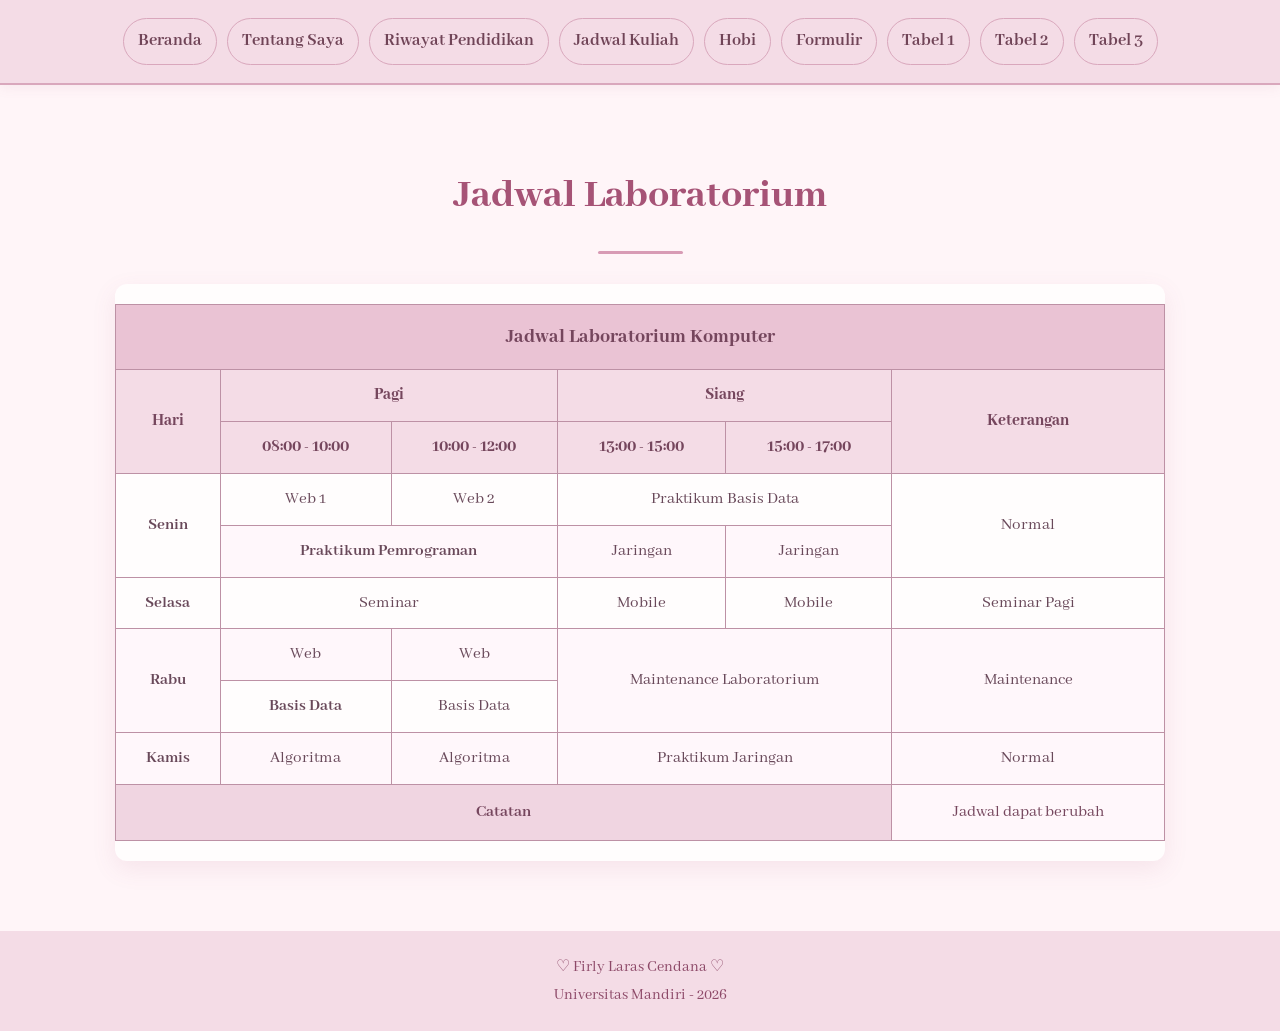
<file: table2.html>
<!DOCTYPE html>
<html lang="id">
<head>
    <meta charset="UTF-8">
    <meta name="viewport" content="width=device-width, initial-scale=1.0">
    <title>Tabel Laboratorium Komputer</title>

    <link href="https://fonts.googleapis.com/css2?family=Abhaya+Libre:wght@400;500;600;700;800&display=swap" rel="stylesheet">
    <link rel="stylesheet" href="style.css">
</head>

<body>

    <nav>
        <a href="index.html">Beranda</a>
        <a href="about-me.html">Tentang Saya</a>
        <a href="educations.html">Riwayat Pendidikan</a>
        <a href="course-schedule.html">Jadwal Kuliah</a>
        <a href="hobbies.html">Hobi</a>
        <a href="form.html">Formulir</a>
        <a href="table1.html">Tabel 1</a>
        <a href="table2.html">Tabel 2</a>
        <a href="table3.html">Tabel 3</a>
    </nav>

    <main class="table2-container">

        <header class="table2-header">
            <h1>Jadwal Laboratorium</h1>
            <p class="table2-subtitle">
            </p>
            <div class="table2-line"></div>
        </header>

        <div class="table2-wrapper">

            <table class="lab-table">

                <thead>
                    <tr>
                        <th colspan="6" class="lab-title">
                            Jadwal Laboratorium Komputer
                        </th>
                    </tr>

                    <tr>
                        <th rowspan="2">Hari</th>
                        <th colspan="2">Pagi</th>
                        <th colspan="2">Siang</th>
                        <th rowspan="2">Keterangan</th>
                    </tr>

                    <tr>
                        <th>08:00 - 10:00</th>
                        <th>10:00 - 12:00</th>
                        <th>13:00 - 15:00</th>
                        <th>15:00 - 17:00</th>
                    </tr>
                </thead>

                <tbody>
                    <tr>
                        <td rowspan="2">Senin</td>
                        <td>Web 1</td>
                        <td>Web 2</td>
                        <td colspan="2">Praktikum Basis Data</td>
                        <td rowspan="2">Normal</td>
                    </tr>

                    <tr>
                        <td colspan="2">Praktikum Pemrograman</td>
                        <td>Jaringan</td>
                        <td>Jaringan</td>
                    </tr>

                    <tr>
                        <td>Selasa</td>
                        <td colspan="2">Seminar</td>
                        <td>Mobile</td>
                        <td>Mobile</td>
                        <td>Seminar Pagi</td>
                    </tr>

                    <tr>
                        <td rowspan="2">Rabu</td>
                        <td>Web</td>
                        <td>Web</td>
                        <td colspan="2" rowspan="2">
                            Maintenance Laboratorium
                        </td>
                        <td rowspan="2">Maintenance</td>
                    </tr>

                    <tr>
                        <td>Basis Data</td>
                        <td>Basis Data</td>
                    </tr>

                    <tr>
                        <td>Kamis</td>
                        <td>Algoritma</td>
                        <td>Algoritma</td>
                        <td colspan="2">Praktikum Jaringan</td>
                        <td>Normal</td>
                    </tr>
                </tbody>

                <tfoot>
                    <tr>
                        <th colspan="5">Catatan</th>
                        <td>Jadwal dapat berubah</td>
                    </tr>
                </tfoot>

            </table>

        </div>

    </main>

    <footer class="education-footer">
        <p>♡ Firly Laras Cendana ♡</p>
        <p>Universitas Mandiri - 2026</p>
    </footer>

</body>
</html>
</file>
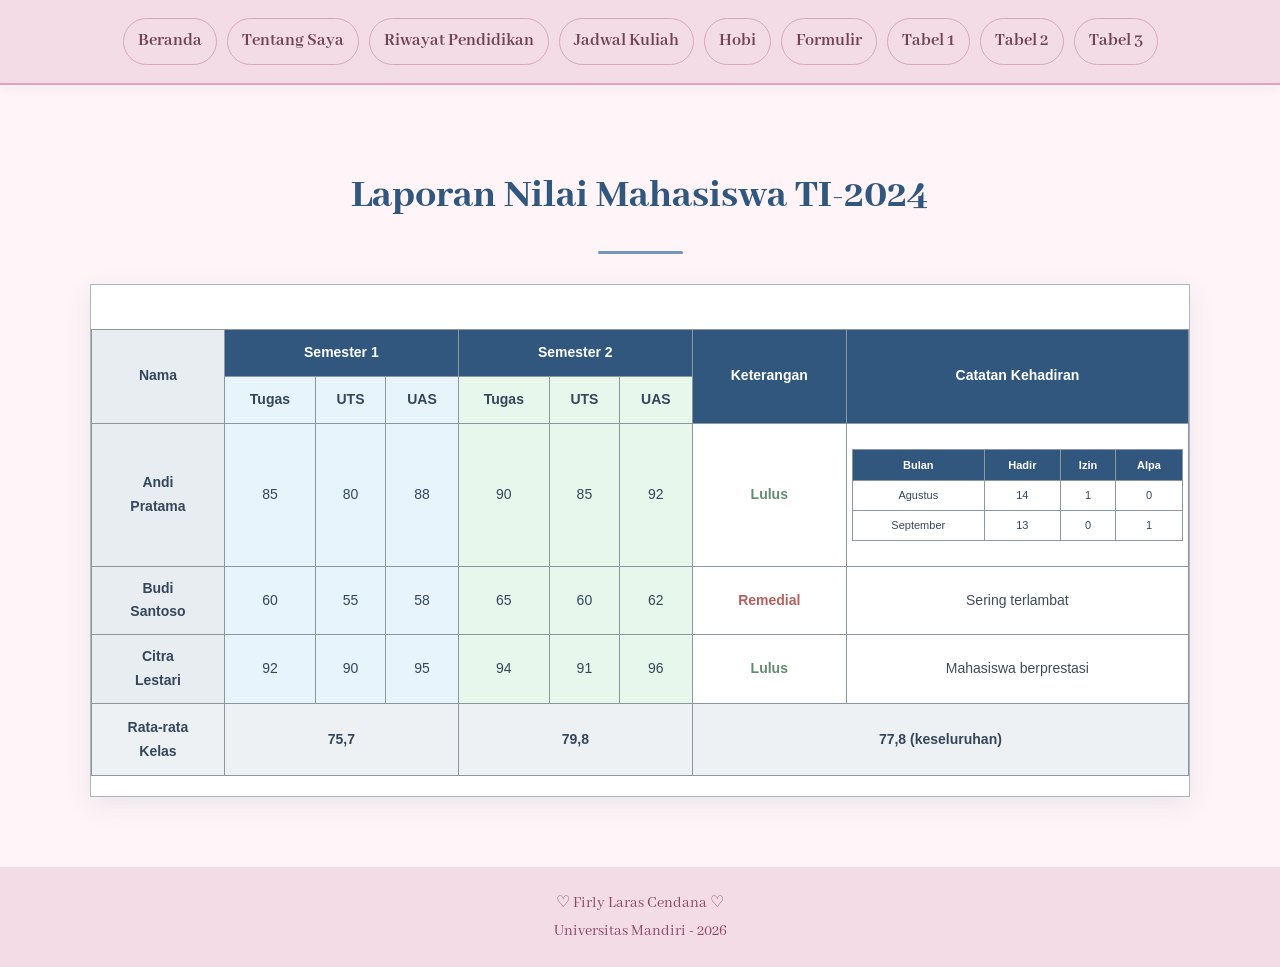
<file: table3.html>
<!DOCTYPE html>
<html lang="id">
<head>
    <meta charset="UTF-8">
    <meta name="viewport" content="width=device-width, initial-scale=1.0">

    <title>Laporan Nilai Mahasiswa</title>

    <link href="https://fonts.googleapis.com/css2?family=Abhaya+Libre:wght@400;500;600;700;800&display=swap" rel="stylesheet">
    <link rel="stylesheet" href="style.css">
</head>

<body>

    <nav>
        <a href="index.html">Beranda</a>
        <a href="about-me.html">Tentang Saya</a>
        <a href="educations.html">Riwayat Pendidikan</a>
        <a href="course-schedule.html">Jadwal Kuliah</a>
        <a href="hobbies.html">Hobi</a>
        <a href="form.html">Formulir</a>
        <a href="table1.html">Tabel 1</a>
        <a href="table2.html">Tabel 2</a>
        <a href="table3.html">Tabel 3</a>
    </nav>

    <main class="table3-container">

        <header class="table3-header">
            <h1>Laporan Nilai Mahasiswa TI-2024</h1>
            <p class="table3-subtitle">
            </p>
            <div class="table3-line"></div>
        </header>

        <div class="table3-wrapper">

            <table class="student-table">

                <caption>
                </caption>

                <thead>
                    <tr>
                        <th rowspan="2" class="student-name">Nama</th>
                        <th colspan="3">Semester 1</th>
                        <th colspan="3">Semester 2</th>
                        <th rowspan="2" class="status-column">
                            Keterangan
                        </th>
                        <th rowspan="2" class="attendance-heading">
                            Catatan Kehadiran
                        </th>
                    </tr>

                    <tr>
                        <th class="semester-one">Tugas</th>
                        <th class="semester-one">UTS</th>
                        <th class="semester-one">UAS</th>

                        <th class="semester-two">Tugas</th>
                        <th class="semester-two">UTS</th>
                        <th class="semester-two">UAS</th>
                    </tr>
                </thead>

                <tbody>
                    <tr>
                        <td class="student-name">Andi<br>Pratama</td>

                        <td class="score semester-one">85</td>
                        <td class="score semester-one">80</td>
                        <td class="score semester-one">88</td>

                        <td class="score semester-two">90</td>
                        <td class="score semester-two">85</td>
                        <td class="score semester-two">92</td>

                        <td class="status-pass">Lulus</td>

                        <td class="attendance-cell">
                            <table class="attendance-table">
                                <thead>
                                    <tr>
                                        <th>Bulan</th>
                                        <th>Hadir</th>
                                        <th>Izin</th>
                                        <th>Alpa</th>
                                    </tr>
                                </thead>

                                <tbody>
                                    <tr>
                                        <td>Agustus</td>
                                        <td>14</td>
                                        <td>1</td>
                                        <td>0</td>
                                    </tr>

                                    <tr>
                                        <td>September</td>
                                        <td>13</td>
                                        <td>0</td>
                                        <td>1</td>
                                    </tr>
                                </tbody>
                            </table>
                        </td>
                    </tr>

                    <tr>
                        <td class="student-name">Budi<br>Santoso</td>

                        <td class="score semester-one">60</td>
                        <td class="score semester-one">55</td>
                        <td class="score semester-one">58</td>

                        <td class="score semester-two">65</td>
                        <td class="score semester-two">60</td>
                        <td class="score semester-two">62</td>

                        <td class="status-remedial">Remedial</td>

                        <td class="attendance-note">
                            Sering terlambat
                        </td>
                    </tr>

                    <tr>
                        <td class="student-name">Citra<br>Lestari</td>

                        <td class="score semester-one">92</td>
                        <td class="score semester-one">90</td>
                        <td class="score semester-one">95</td>

                        <td class="score semester-two">94</td>
                        <td class="score semester-two">91</td>
                        <td class="score semester-two">96</td>

                        <td class="status-pass">Lulus</td>

                        <td class="attendance-note">
                            Mahasiswa berprestasi
                        </td>
                    </tr>
                </tbody>

                <tfoot>
                    <tr>
                        <th class="average-label">
                            Rata-rata<br>Kelas
                        </th>

                        <th colspan="3" class="average-semester-one">
                            75,7
                        </th>

                        <th colspan="3" class="average-semester-two">
                            79,8
                        </th>

                        <th colspan="2" class="average-total">
                            77,8 (keseluruhan)
                        </th>
                    </tr>
                </tfoot>

            </table>

        </div>

    </main>

    <footer class="education-footer">
        <p>♡ Firly Laras Cendana ♡</p>
        <p>Universitas Mandiri - 2026</p>
    </footer>

</body>
</html>
</file>
<file: style.css>
* {
    box-sizing: border-box;
}

body {
    font-family: 'Abhaya Libre',serif;
    background: #fff5f8;
    color: #654653;
    margin: 0;
    padding: 0;
    line-height: 1.7;
}

nav {
    background: #f4dce6;
    margin: 0;
    padding: 18px 12px;
    display: flex;
    justify-content: center;
    align-items: center;
    flex-wrap: wrap;
    gap: 10px;
    border-bottom: 2px solid #d9a7bc;
    box-shadow: 0 3px 12px rgba(166, 83, 118, 0.08);
}

nav a {
    text-decoration: none;
    color: #704457;
    padding: 7px 14px;
    border: 1px solid #d9a7bc;
    border-radius: 25px;
    transition: 0.3s;
    font-family:'Abhaya Libre',serif;
    font-size: 18px;
    font-weight: bold;
}

nav a:hover {
    background: #b96b8b;
    color: white;
    transform: translateY(-2px);
}

h1 {
    color: #c45c83;
    text-align: center;
    font-size: 30px;
}

h2 {
    color: #c45c83;
    border-bottom: 2px solid #e8a2b8;
    padding-bottom: 8px;
}

hr {
    border: none;
    border-top: 2px solid #e8a2b8;
    margin: 25px auto;
}

section, .card {
    background: white;
    border: 1px solid #f0c5d3;
    border-radius: 15px;
    padding: 20px;
    margin: 20px auto;
    max-width: 1000px;
    box-shadow: 0 4px 12px #e8a2b822;
}

img {
    max-width: 100%;
    height: auto;
    border-radius: 12px;
}

table {
    width: 100%;
    border-collapse: collapse;
    background: white;
    margin: 20px auto;
}

caption {
    color: #c45c83;
    font-size: 23px;
    font-weight: bold;
    padding: 15px;
}

th, td {
    border: 1px solid #d98ba8;
    padding: 10px;
    text-align: center;
}

th {
    background: #f3c4d4;
    color: #654653;
}

tr:nth-child(even) {
    background: #fff0f5;
}

input, select, textarea, button {
    padding: 10px;
    border: 1px solid #d98ba8;
    border-radius: 8px;
    margin: 5px;
}

button {
    background: #d7799b;
    color: white;
    cursor: pointer;
}

@media (max-width: 600px) {
    body {
        padding: 10px;
    }

    nav a {
        padding: 6px;
        font-size: 13px;
    }

    table {
        font-size: 12px;
    }

    th, td {
        padding: 5px;
    }
}

.nama {
    font-family: "Playfair Display", serif;
    font-size: 42px;
    font-weight: bold;
    color: #c45c83;
    letter-spacing: 2px;
    text-align: center;
}

.nama {
    font-family: "Abhaya Libre", serif;
    font-size: 42px;
    font-weight: 700;
    color: #c45c83;
    letter-spacing: 2px;
    text-align: center;
    margin: 20px auto;
}

.education-container {
    max-width: 850px;
    margin: 40px auto;
    padding: 30px;
    background-color: #fffafd;
    border: 1px solid #f0d5e1;
    border-radius: 20px;
    box-shadow: 0 5px 18px rgba(166, 83, 118, 0.10);
}

.education-header {
    text-align: center;
    margin-bottom: 30px;
}

.education-header h1 {
    font-family: 'Abhaya Libre', serif;
    font-size: 45px;
    font-weight: 800;
    color: #a65376;
    margin-bottom: 10px;
}

.education-header p {
    font-size: 18px;
    color: #866477;
    line-height: 1.6;
}

.education-list {
    display: flex;
    flex-direction: column;
    gap: 18px;
}

.education-card {
    display: flex;
    align-items: center;
    gap: 20px;
    padding: 22px;
    background-color: #fff;
    border: 1px solid #f0d5e1;
    border-left: 5px solid #d991b0;
    border-radius: 14px;
    transition: 0.3s ease;
}

.education-card:hover {
    transform: translateY(-3px);
    box-shadow: 0 5px 15px rgba(166, 83, 118, 0.12);
}

.education-number {
    display: flex;
    align-items: center;
    justify-content: center;
    min-width: 48px;
    height: 48px;
    background-color: #f8e6ee;
    color: #a65376;
    border-radius: 50%;
    font-size: 20px;
    font-weight: 800;
}

.education-card h2 {
    margin: 0 0 6px;
    color: #a65376;
    font-size: 22px;
    font-weight: 800;
}

.education-card h3 {
    margin: 0 0 6px;
    color: #594451;
    font-size: 20px;
    font-weight: 700;
}

.education-card p {
    margin: 4px 0;
    color: #866477;
    font-size: 17px;
}

.education-footer {
    margin-top: 35px;
    padding: 20px;
    background-color: #f4dce6;
    color: #8d4968;
    text-align: center;
    line-height: 1.5;
}

.education-footer p {
    margin: 4px 0;
}

@media (max-width: 600px) {
    .education-container {
        margin: 20px 12px;
        padding: 20px 14px;
    }

    .education-header h1 {
        font-size: 36px;
    }

    .education-card {
        gap: 12px;
        padding: 16px 12px;
    }

    .education-card h2 {
        font-size: 20px;
    }

    .education-card h3 {
        font-size: 18px;
    }

    .education-card p {
        font-size: 16px;
    }
}

.schedule-container {
    max-width: 1100px;
    margin: 40px auto;
    padding: 30px;
    background-color: #fffafd;
    border: 1px solid #f0d5e1;
    border-radius: 20px;
    box-shadow: 0 5px 18px rgba(166, 83, 118, 0.10);
}

.schedule-header {
    text-align: center;
    margin-bottom: 30px;
}

.schedule-header h1 {
    font-family: 'Abhaya Libre', serif;
    font-size: 45px;
    font-weight: 800;
    color: #a65376;
    margin-bottom: 10px;
}

.schedule-header p {
    font-family: 'Abhaya Libre', serif;
    font-size: 18px;
    color: #866477;
    text-align: center;
}

.schedule-card {
    background-color: #fff;
    border: 1px solid #f0d5e1;
    border-radius: 15px;
    padding: 15px;
}

.table-wrapper {
    width: 100%;
    overflow-x: auto;
}

.schedule-table {
    width: 100%;
    border-collapse: collapse;
    font-family: 'Abhaya Libre', serif;
    font-size: 18px;
}

.schedule-table th {
    background-color: #f4dce6;
    color: #8d4968;
    font-weight: 800;
    padding: 15px 12px;
    text-align: center;
    border: 1px solid #ebc6d6;
}

.schedule-table td {
    padding: 14px 12px;
    text-align: center;
    color: #594451;
    border: 1px solid #f0d5e1;
    white-space: nowrap;
}

.schedule-table tbody tr:nth-child(even) {
    background-color: #fff5f9;
}

.schedule-table tbody tr:hover {
    background-color: #fceaf2;
}

.schedule-table tfoot td {
    padding: 14px 12px;
    background-color: #f4dce6;
    color: #8d4968;
    font-weight: 800;
    text-align: center;
    border: 1px solid #ebc6d6;
}

@media (max-width: 600px) {
    .schedule-container {
        margin: 20px 12px;
        padding: 18px 12px;
    }

    .schedule-header h1 {
        font-size: 36px;
    }

    .schedule-card {
        padding: 8px;
    }

    .schedule-table {
        min-width: 750px;
        font-size: 16px;
    }

    .schedule-table th,
    .schedule-table td {
        padding: 10px 8px;
    }
}

.hobbies-container {
    max-width: 1000px;
    margin: 45px auto;
    padding: 25px;
    font-family: 'Abhaya Libre', serif;
    color: #75465d;
}

.hobbies-header {
    text-align: center;
    margin-bottom: 35px;
}

.hobbies-label {
    color: #b16d8d;
    font-size: 16px;
    letter-spacing: 4px;
    margin-bottom: 8px;
}

.hobbies-header h1 {
    font-size: 48px;
    color: #a65376;
    margin: 5px 0 10px;
    font-weight: 800;
}

.hobbies-subtitle {
    font-size: 19px;
    color: #8d7180;
    margin: 0 auto;
    text-align: center;
}

.hobbies-line {
    width: 90px;
    height: 3px;
    background: #d89bb5;
    margin: 22px auto 0;
    border-radius: 10px;
}

.favorite-note {
    display: flex;
    align-items: center;
    gap: 20px;
    background: linear-gradient(135deg, #fff8fb, #f7e5ee);
    padding: 25px 30px;
    border: 1px solid #efd0df;
    border-radius: 22px;
    margin-bottom: 30px;
    box-shadow: 0 8px 22px rgba(166, 83, 118, 0.08);
}

.note-heart {
    font-size: 48px;
    color: #c77f9e;
}

.favorite-note h2 {
    font-size: 25px;
    color: #a65376;
    margin: 0 0 5px;
}

.favorite-note p {
    font-size: 17px;
    line-height: 1.6;
    margin: 0;
    color: #806778;
}

.hobbies-content {
    display: flex;
    flex-direction: column;
    gap: 20px;
}

.hobby-card {
    position: relative;
    display: flex;
    align-items: center;
    gap: 22px;
    padding: 25px;
    background: #fffdfd;
    border: 1px solid #f0dce5;
    border-radius: 22px;
    box-shadow: 0 7px 20px rgba(137, 73, 104, 0.08);
    transition: transform 0.3s ease, box-shadow 0.3s ease;
    overflow: hidden;
}

.hobby-card:hover {
    transform: translateY(-5px);
    box-shadow: 0 12px 25px rgba(137, 73, 104, 0.15);
}

.hobby-rank {
    font-size: 35px;
    font-weight: 800;
    color: #d9a4bb;
    min-width: 55px;
    text-align: center;
}

.hobby-icon {
    width: 85px;
    height: 85px;
    min-width: 85px;
    display: flex;
    align-items: center;
    justify-content: center;
    background: #faedf3;
    border-radius: 22px;
    font-size: 40px;
}

.hobby-info {
    flex: 1;
}

.hobby-info h2 {
    color: #a65376;
    font-size: 27px;
    margin: 7px 0;
}

.hobby-info p {
    color: #806b78;
    font-size: 17px;
    line-height: 1.7;
    margin: 0 0 13px;
}

.favorite-badge {
    display: inline-block;
    color: #a65376;
    background: #f8e5ee;
    padding: 5px 12px;
    border-radius: 20px;
    font-size: 12px;
    letter-spacing: 1px;
}

.hobby-tags {
    display: flex;
    flex-wrap: wrap;
    gap: 8px;
}

.hobby-tags span {
    padding: 5px 12px;
    border: 1px solid #e9c6d6;
    border-radius: 20px;
    color: #9b6480;
    font-size: 14px;
}

.hobby-heart {
    color: #d9a0b9;
    font-size: 28px;
    align-self: flex-start;
}

.top-favorite {
    background: linear-gradient(120deg, #fff8fb, #f9e8f0);
    border: 1px solid #e8bfd1;
}

.top-favorite .hobby-rank {
    color: #a65376;
}

.top-favorite .hobby-icon {
    background: #f1d5e2;
}

.top-favorite .hobby-heart {
    color: #b65d83;
}

.hobbies-quote {
    text-align: center;
    margin: 40px 0 15px;
    padding: 25px;
    background: #fff8fb;
    border-radius: 20px;
    border: 1px dashed #d9a5bc;
}

.hobbies-quote span {
    color: #c17c9b;
    font-size: 30px;
}

.hobbies-quote p {
    color: #a65376;
    font-size: 23px;
    font-style: italic;
    margin: 5px 0;
}

@media (max-width: 600px) {
    .hobbies-container {
        margin: 25px auto;
        padding: 15px;
    }

    .hobbies-header h1 {
        font-size: 36px;
    }

    .hobbies-subtitle {
        font-size: 17px;
    }

    .favorite-note {
        padding: 20px;
        gap: 12px;
    }

    .note-heart {
        font-size: 35px;
    }

    .hobby-card {
        gap: 12px;
        padding: 17px;
        flex-wrap: wrap;
    }

    .hobby-rank {
        font-size: 27px;
        min-width: 38px;
    }

    .hobby-icon {
        width: 60px;
        height: 60px;
        min-width: 60px;
        font-size: 30px;
        border-radius: 17px;
    }

    .hobby-info {
        flex-basis: 100%;
    }

    .hobby-info h2 {
        font-size: 24px;
    }

    .hobby-info p {
        font-size: 16px;
    }

    .hobby-heart {
        display: none;
    }

    .hobbies-quote p {
        font-size: 20px;
    }
}

.form-container {
    max-width: 850px;
    margin: 45px auto;
    padding: 25px;
    font-family: 'Abhaya Libre', serif;
    color: #75465d;
}

.form-header {
    text-align: center;
    margin-bottom: 35px;
}

.form-label {
    color: #b16d8d;
    font-size: 16px;
    letter-spacing: 4px;
    margin-bottom: 8px;
    text-align: center;
}

.form-header h1 {
    font-size: 45px;
    color: #a65376;
    margin: 5px 0 10px;
    font-weight: 800;
}

.form-subtitle {
    font-size: 19px;
    color: #8d7180;
    text-align: center;
    margin: 0;
}

.form-line {
    width: 85px;
    height: 3px;
    background: #d89bb5;
    margin: 22px auto 0;
    border-radius: 10px;
}

.form-card {
    background: #fffdfd;
    padding: 35px;
    border: 1px solid #efd5e1;
    border-radius: 25px;
    box-shadow: 0 10px 30px rgba(166, 83, 118, 0.10);
}

.form-card-header {
    text-align: center;
    margin-bottom: 30px;
    padding-bottom: 22px;
    border-bottom: 1px solid #f1dce6;
}

.form-decoration {
    display: flex;
    align-items: center;
    justify-content: center;
    width: 55px;
    height: 55px;
    margin: 0 auto 12px;
    border-radius: 50%;
    background: #f8e6ef;
    color: #b65d83;
    font-size: 30px;
}

.form-card-header h2 {
    font-size: 29px;
    color: #a65376;
    margin: 5px 0;
}

.form-card-header p {
    font-size: 17px;
    color: #927787;
    margin: 0;
}

.form-group {
    margin-bottom: 23px;
}

.form-group > label {
    display: block;
    color: #80536b;
    font-size: 19px;
    font-weight: 700;
    margin-bottom: 9px;
}

.form-group input[type="text"],
.form-group input[type="email"],
.form-group input[type="date"],
.form-group select,
.form-group textarea {
    width: 100%;
    box-sizing: border-box;
    padding: 13px 15px;
    border: 1px solid #e8cad8;
    border-radius: 12px;
    background: #fff9fc;
    color: #75465d;
    font-family: 'Abhaya Libre', serif;
    font-size: 17px;
    outline: none;
    transition: 0.25s;
}

.form-group input:focus,
.form-group select:focus,
.form-group textarea:focus {
    border-color: #bd7897;
    background: #ffffff;
    box-shadow: 0 0 0 3px rgba(189, 120, 151, 0.12);
}

.form-group input::placeholder,
.form-group textarea::placeholder {
    color: #b69aa8;
}

.form-group textarea {
    resize: vertical;
    min-height: 110px;
}

.form-options {
    display: flex;
    flex-wrap: wrap;
    gap: 12px;
}

.option-box {
    display: flex;
    align-items: center;
    gap: 9px;
    padding: 12px 15px;
    border: 1px solid #edd3df;
    background: #fff8fb;
    border-radius: 12px;
    cursor: pointer;
    color: #80536b;
    font-size: 17px;
    transition: 0.25s;
}

.option-box:hover {
    background: #f8e6ef;
    border-color: #d7a0b8;
}

.option-box input {
    accent-color: #b65d83;
    cursor: pointer;
}

.form-buttons {
    display: flex;
    justify-content: center;
    gap: 15px;
    margin-top: 30px;
}

.form-submit,
.form-reset {
    padding: 13px 28px;
    border-radius: 25px;
    font-family: 'Abhaya Libre', serif;
    font-size: 18px;
    cursor: pointer;
    transition: 0.25s;
}

.form-submit {
    border: 1px solid #a65376;
    background: #a65376;
    color: white;
}

.form-submit:hover {
    background: #8d4968;
    transform: translateY(-2px);
}

.form-reset {
    border: 1px solid #d7a0b8;
    background: #fff7fb;
    color: #a65376;
}

.form-reset:hover {
    background: #f4dce6;
}

.form-note {
    text-align: center;
    color: #a57d91;
    font-size: 16px;
    line-height: 1.6;
    margin: 25px 0 0;
}

@media (max-width: 600px) {
    .form-container {
        margin: 25px auto;
        padding: 15px;
    }

    .form-header h1 {
        font-size: 35px;
    }

    .form-subtitle {
        font-size: 17px;
    }

    .form-card {
        padding: 22px 17px;
        border-radius: 20px;
    }

    .form-card-header h2 {
        font-size: 25px;
    }

    .form-group > label {
        font-size: 18px;
    }

    .option-box {
        width: 100%;
        box-sizing: border-box;
    }

    .form-buttons {
        flex-direction: column;
    }

    .form-submit,
    .form-reset {
        width: 100%;
    }
}

.form-choice-list {
    display: flex;
    flex-direction: column;
    align-items: flex-start;
    gap: 10px;
}

.choice-item {
    display: flex;
    align-items: center;
    gap: 10px;
    color: #80536b;
    font-family: 'Abhaya Libre', serif;
    font-size: 18px;
    cursor: pointer;
}

.choice-item input[type="radio"],
.choice-item input[type="checkbox"] {
    width: 17px;
    height: 17px;
    accent-color: #b65d83;
    cursor: pointer;
}

.form-group input[type="number"] {
    width: 100%;
    max-width: 180px;
    box-sizing: border-box;
    padding: 13px 15px;
    border: 1px solid #e8cad8;
    border-radius: 12px;
    background: #fff9fc;
    color: #75465d;
    font-family: 'Abhaya Libre', serif;
    font-size: 17px;
    outline: none;
}

.form-group input[type="file"] {
    width: 100%;
    box-sizing: border-box;
    padding: 12px;
    border: 1px dashed #d7a0b8;
    border-radius: 12px;
    background: #fff8fb;
    color: #80536b;
    font-family: 'Abhaya Libre', serif;
    font-size: 16px;
}

.form-group input[type="file"]::file-selector-button {
    padding: 8px 14px;
    margin-right: 12px;
    border: none;
    border-radius: 20px;
    background: #f4dce6;
    color: #8d4968;
    font-family: 'Abhaya Libre', serif;
    cursor: pointer;
}

.form-group input[type="file"]::file-selector-button:hover {
    background: #eac3d4;
}

.form-group input[type="number"]:focus {
    border-color: #bd7897;
    box-shadow: 0 0 0 3px rgba(189, 120, 151, 0.12);
}

@media (max-width: 600px) {
    .form-choice-list {
        gap: 12px;
    }

    .choice-item {
        font-size: 17px;
    }

    .form-group input[type="file"] {
        font-size: 14px;
    }
}

.table1-container {
    max-width: 1100px;
    margin: 45px auto;
    padding: 25px;
    font-family: 'Abhaya Libre', serif;
    color: #75465d;
}

.table1-header {
    text-align: center;
    margin-bottom: 30px;
}

.table1-label {
    color: #b16d8d;
    font-size: 15px;
    letter-spacing: 4px;
    text-align: center;
    margin-bottom: 8px;
}

.table1-header h1 {
    font-size: 42px;
    font-weight: 800;
    color: #a65376;
    margin: 5px 0 10px;
}

.table1-subtitle {
    text-align: center;
    font-size: 19px;
    color: #8d7180;
    margin: 0;
}

.table1-line {
    width: 85px;
    height: 3px;
    background: #d89bb5;
    border-radius: 10px;
    margin: 20px auto 0;
}

.table1-wrapper {
    width: 100%;
    overflow-x: auto;
    background: #fffdfd;
    border-radius: 12px;
    box-shadow: 0 8px 25px rgba(166, 83, 118, 0.10);
}

.lecture-table {
    width: 100%;
    min-width: 750px;
    border-collapse: collapse;
    table-layout: auto;
    background: #fffdfd;
    font-family: 'Abhaya Libre', serif;
    font-size: 17px;
}

.lecture-table th,
.lecture-table td {
    border: 1px solid #bd91a5;
    padding: 11px 10px;
    text-align: left;
    vertical-align: middle;
}

.lecture-table thead th {
    background: #f4dce6;
    color: #75465d;
    text-align: center;
    font-weight: 800;
}

.lecture-table .table-title {
    background: #eac3d4;
    color: #75465d;
    font-size: 20px;
    padding: 15px;
    text-align: center;
}

.lecture-table tbody td {
    background: #fffdfd;
    color: #69495a;
}

.lecture-table tbody tr:nth-child(even) td {
    background: #fff7fb;
}

.lecture-table tbody tr:hover td {
    background: #f9e8f0;
}

.lecture-table tbody td:first-child {
    font-weight: 700;
}

.lecture-table td:nth-child(2) {
    white-space: nowrap;
}

.lecture-table tfoot th {
    background: #f0d5e1;
    color: #75465d;
    text-align: center;
    font-size: 17px;
    padding: 13px 10px;
    border: 1px solid #bd91a5;
}

@media (max-width: 600px) {
    .table1-container {
        margin: 25px auto;
        padding: 15px;
    }

    .table1-header h1 {
        font-size: 32px;
    }

    .table1-subtitle {
        font-size: 17px;
    }

    .lecture-table {
        font-size: 15px;
    }

    .lecture-table th,
    .lecture-table td {
        padding: 9px 8px;
    }

    .lecture-table .table-title {
        font-size: 18px;
    }
}


.table2-container {
    max-width: 1100px;
    margin: 45px auto;
    padding: 25px;
    font-family: 'Abhaya Libre', serif;
    color: #75465d;
}

.table2-header {
    text-align: center;
    margin-bottom: 30px;
}

.table2-label {
    color: #b16d8d;
    font-size: 15px;
    letter-spacing: 4px;
    text-align: center;
    margin-bottom: 8px;
}

.table2-header h1 {
    font-size: 42px;
    font-weight: 800;
    color: #a65376;
    margin: 5px 0 10px;
}

.table2-subtitle {
    text-align: center;
    font-size: 19px;
    color: #8d7180;
    margin: 0;
}

.table2-line {
    width: 85px;
    height: 3px;
    background: #d89bb5;
    border-radius: 10px;
    margin: 20px auto 0;
}

.table2-wrapper {
    width: 100%;
    overflow-x: auto;
    background: #fffdfd;
    border-radius: 12px;
    box-shadow: 0 8px 25px rgba(166, 83, 118, 0.10);
}

.lab-table {
    width: 100%;
    min-width: 750px;
    border-collapse: collapse;
    table-layout: auto;
    background: #fffdfd;
    font-family: 'Abhaya Libre', serif;
    font-size: 17px;
}

.lab-table th,
.lab-table td {
    border: 1px solid #bd91a5;
    padding: 11px 10px;
    vertical-align: middle;
}

.lab-table thead th {
    background: #f4dce6;
    color: #75465d;
    text-align: center;
    font-weight: 800;
}

.lab-table .lab-title {
    background: #eac3d4;
    color: #75465d;
    font-size: 20px;
    padding: 15px;
    text-align: center;
}

.lab-table tbody td {
    background: #fffdfd;
    color: #69495a;
}

.lab-table tbody tr:nth-child(even) td {
    background: #fff7fb;
}

.lab-table tbody tr:hover td {
    background: #f9e8f0;
}

.lab-table tbody td:first-child {
    font-weight: 700;
}

.lab-table tfoot th {
    background: #f0d5e1;
    color: #75465d;
    text-align: center;
    font-size: 17px;
    padding: 13px 10px;
    border: 1px solid #bd91a5;
}

.lab-table tfoot td {
    background: #fff7fb;
    color: #75465d;
    border: 1px solid #bd91a5;
}

@media (max-width: 600px) {
    .table2-container {
        margin: 25px auto;
        padding: 15px;
    }

    .table2-header h1 {
        font-size: 32px;
    }

    .table2-subtitle {
        font-size: 17px;
    }

    .lab-table {
        font-size: 15px;
    }

    .lab-table th,
    .lab-table td {
        padding: 9px 8px;
    }

    .lab-table .lab-title {
        font-size: 18px;
    }
}


.table3-container {
    max-width: 1150px;
    margin: 45px auto;
    padding: 25px;
    font-family: 'Abhaya Libre', serif;
    color: #34465a;
}

.table3-header {
    text-align: center;
    margin-bottom: 30px;
}

.table3-label {
    color: #52749b;
    font-size: 15px;
    letter-spacing: 4px;
    margin-bottom: 8px;
    text-align: center;
}

.table3-header h1 {
    font-size: 42px;
    font-weight: 800;
    color: #31577f;
    margin: 5px 0 10px;
}

.table3-subtitle {
    color: #697b8c;
    font-size: 19px;
    text-align: center;
    margin: 0;
}

.table3-line {
    width: 85px;
    height: 3px;
    background: #7297bb;
    border-radius: 10px;
    margin: 20px auto 0;
}


.table3-wrapper {
    width: 100%;
    overflow-x: auto;
    background: #ffffff;
    border: 1px solid #aab5c0;
    box-shadow: 0 8px 25px rgba(49, 87, 127, 0.10);
}


.student-table {
    width: 100%;
    min-width: 950px;
    border-collapse: collapse;
    table-layout: auto;
    background: #ffffff;
    font-family: Arial, sans-serif;
    font-size: 14px;
}


.student-table caption {
    caption-side: top;
    text-align: left;
    padding: 12px 10px;
    color: #34465a;
    font-size: 16px;
    font-weight: bold;
    background: #ffffff;
}


.student-table th,
.student-table td {
    border: 1px solid #8c969f;
    padding: 10px 8px;
    vertical-align: middle;
}


.student-table thead th {
    background: #31577f;
    color: #ffffff;
    text-align: center;
    font-weight: bold;
    padding: 11px 6px;
}


.student-table .student-name {
    background: #e8edf2;
    color: #34465a;
    text-align: center;
    font-weight: bold;
    min-width: 75px;
}


.student-table .semester-one {
    background-color: #e7f4fc;
    color: #34465a;
}


.student-table .semester-two {
    background-color: #e8f7eb;
    color: #34465a;
}


.student-table .score {
    text-align: center;
    font-size: 14px;
}


.student-table .status-column {
    min-width: 85px;
}

.student-table .status-pass {
    background: #ffffff;
    color: #628b72;
    text-align: center;
    font-weight: bold;
}

.student-table .status-remedial {
    background: #ffffff;
    color: #b65f5f;
    text-align: center;
    font-weight: bold;
}


.student-table .attendance-heading {
    min-width: 200px;
}

.student-table .attendance-cell {
    padding: 5px;
    background: #ffffff;
}

.student-table .attendance-note {
    background: #ffffff;
    color: #3f4c58;
    min-width: 180px;
}


.attendance-table {
    width: 100%;
    border-collapse: collapse;
    font-family: Arial, sans-serif;
    font-size: 11px;
}

.attendance-table th,
.attendance-table td {
    border: 1px solid #8c969f;
    padding: 5px 3px;
    text-align: center;
}

.attendance-table thead th {
    background: #31577f;
    color: #ffffff;
    font-size: 11px;
    padding: 6px 3px;
}

.attendance-table tbody td {
    background: #ffffff;
    color: #34465a;
}


.student-table tfoot th {
    border: 1px solid #8c969f;
    padding: 12px 8px;
    text-align: center;
    font-weight: bold;
}

.student-table .average-label,
.student-table .average-semester-one,
.student-table .average-semester-two,
.student-table .average-total {
    background: #edf1f4;
    color: #34465a;
}

.student-table .average-semester-one {
    background: #edf1f4;
}

.student-table .average-semester-two {
    background: #edf1f4;
}

.student-table .average-total {
    font-size: 14px;
}


.student-table tbody tr:hover > td {
    filter: brightness(0.97);
}


@media (max-width: 600px) {
    .table3-container {
        margin: 25px auto;
        padding: 15px;
    }

    .table3-header h1 {
        font-size: 32px;
    }

    .table3-subtitle {
        font-size: 17px;
    }

    .student-table {
        min-width: 950px;
        font-size: 13px;
    }

    .student-table th,
    .student-table td {
        padding: 8px 6px;
    }
}
</file>
